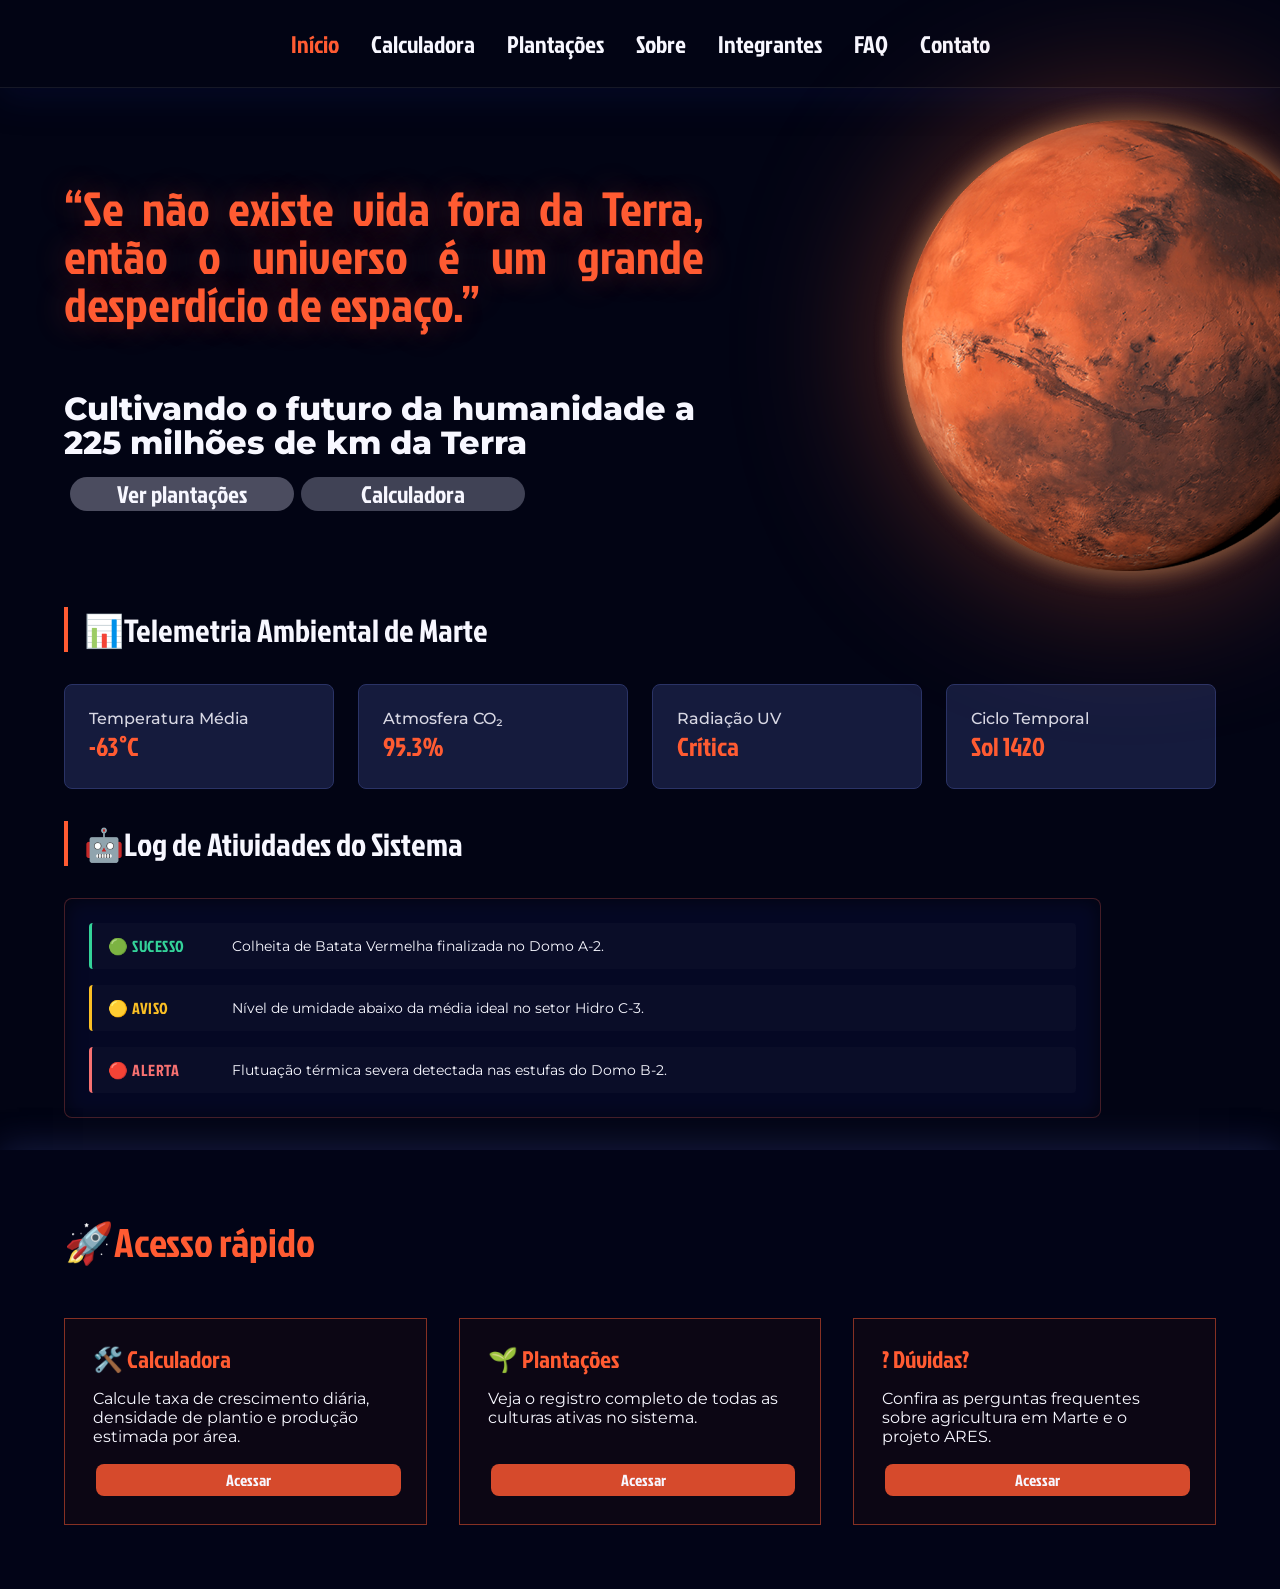
<file: index.html>
<!DOCTYPE html>
<html lang="pt-br">
<head>
    <meta charset="UTF-8">
    <meta name="viewport" content="width=device-width, initial-scale=1.0">
    <title>Global Solution</title>
    <link rel="stylesheet" href="css/style.css">
</head>
<body>
    <nav class="navbar" aria-label="Navegação principal">
        <input class="nav-toggle" type="checkbox" id="nav-toggle" aria-label="Abrir menu">
        <label class="menu-button" for="nav-toggle" aria-label="Abrir menu">
            <span class="menu-icon"></span>
        </label>

        <div class="nav-links">
            <a class="nav-link active" href="index.html">Início</a>
            <a class="nav-link" href="calculadora.html">Calculadora</a>
            <a class="nav-link" href="plantacoes.html">Plantações</a>
            <a class="nav-link" href="sobre.html">Sobre</a>
            <a class="nav-link" href="integrantes.html">Integrantes</a>
            <a class="nav-link" href="faq.html">FAQ</a>
            <a class="nav-link" href="contato.html">Contato</a>
        </div>
    </nav>

    <main>
        <section id="hero" aria-labelledby="hero-title">
            <div class="hero-content">
                <h1 id="hero-title">“Se não existe vida fora da Terra, então o universo é um grande desperdício de espaço.”</h1>
                <h2>Cultivando o futuro da humanidade a 225 milhões de km da Terra</h2>
                <div class="hero-actions" aria-label="Ações principais">
                    <a class="button" href="plantacoes.html">Ver plantações</a>
                    <a class="button button-secondary" href="calculadora.html">Calculadora</a>
                </div>
            </div>

            <div class="hero-image" aria-hidden="true">
                <img src="assets/MARS.png" alt="">
            </div>
        </section>

        <section class="mars-environment" aria-labelledby="env-title">
            <div class="env-container">
                <h2 id="env-title"><span>📊</span> Telemetria Ambiental de Marte</h2>
                <div class="env-grid">
                    <div class="env-card">
                        <span class="env-label">Temperatura Média</span>
                        <p class="env-value">-63°C</p>
                    </div>
                    <div class="env-card">
                        <span class="env-label">Atmosfera CO₂</span>
                        <p class="env-value">95.3%</p>
                    </div>
                    <div class="env-card">
                        <span class="env-label">Radiação UV</span>
                        <p class="env-value">Crítica</p>
                    </div>
                    <div class="env-card">
                        <span class="env-label">Ciclo Temporal</span>
                        <p class="env-value">Sol 1420</p>
                    </div>
                </div>
            </div>
        </section>

        <section class="system-logs" aria-labelledby="logs-title">
            <div class="logs-container">
                <h2 id="logs-title"><span>🤖</span> Log de Atividades do Sistema</h2>
                <div class="logs-box">
                    <div class="log-item success">
                        <span class="log-status">🟢 SUCESSO</span>
                        <span class="log-text">Colheita de Batata Vermelha finalizada no Domo A-2.</span>
                    </div>
                    <div class="log-item warning">
                        <span class="log-status">🟡 AVISO</span>
                        <span class="log-text">Nível de umidade abaixo da média ideal no setor Hidro C-3.</span>
                    </div>
                    <div class="log-item danger">
                        <span class="log-status">🔴 ALERTA</span>
                        <span class="log-text">Flutuação térmica severa detectada nas estufas do Domo B-2.</span>
                    </div>
                </div>
            </div>
        </section>

        <section class="quick-access" aria-labelledby="quick-title">
            <h2 id="quick-title"><span aria-hidden="true">🚀</span> Acesso rápido</h2>

            <div class="quick-grid">
                <article class="quick-card">
                    <h3><span aria-hidden="true">🛠️</span> Calculadora</h3>
                    <p>Calcule taxa de crescimento diária, densidade de plantio e produção estimada por área.</p>
                    <a class="card-button" href="calculadora.html">Acessar</a>
                </article>

                <article class="quick-card">
                    <h3><span aria-hidden="true">🌱</span> Plantações</h3>
                    <p>Veja o registro completo de todas as culturas ativas no sistema.</p>
                    <a class="card-button" href="plantacoes.html">Acessar</a>
                </article>

                <article class="quick-card">
                    <h3><span aria-hidden="true">?</span> Dúvidas?</h3>
                    <p>Confira as perguntas frequentes sobre agricultura em Marte e o projeto ARES.</p>
                    <a class="card-button" href="faq.html">Acessar</a>
                </article>
            </div>
        </section>
    </main>
</body>
</html>
</file>
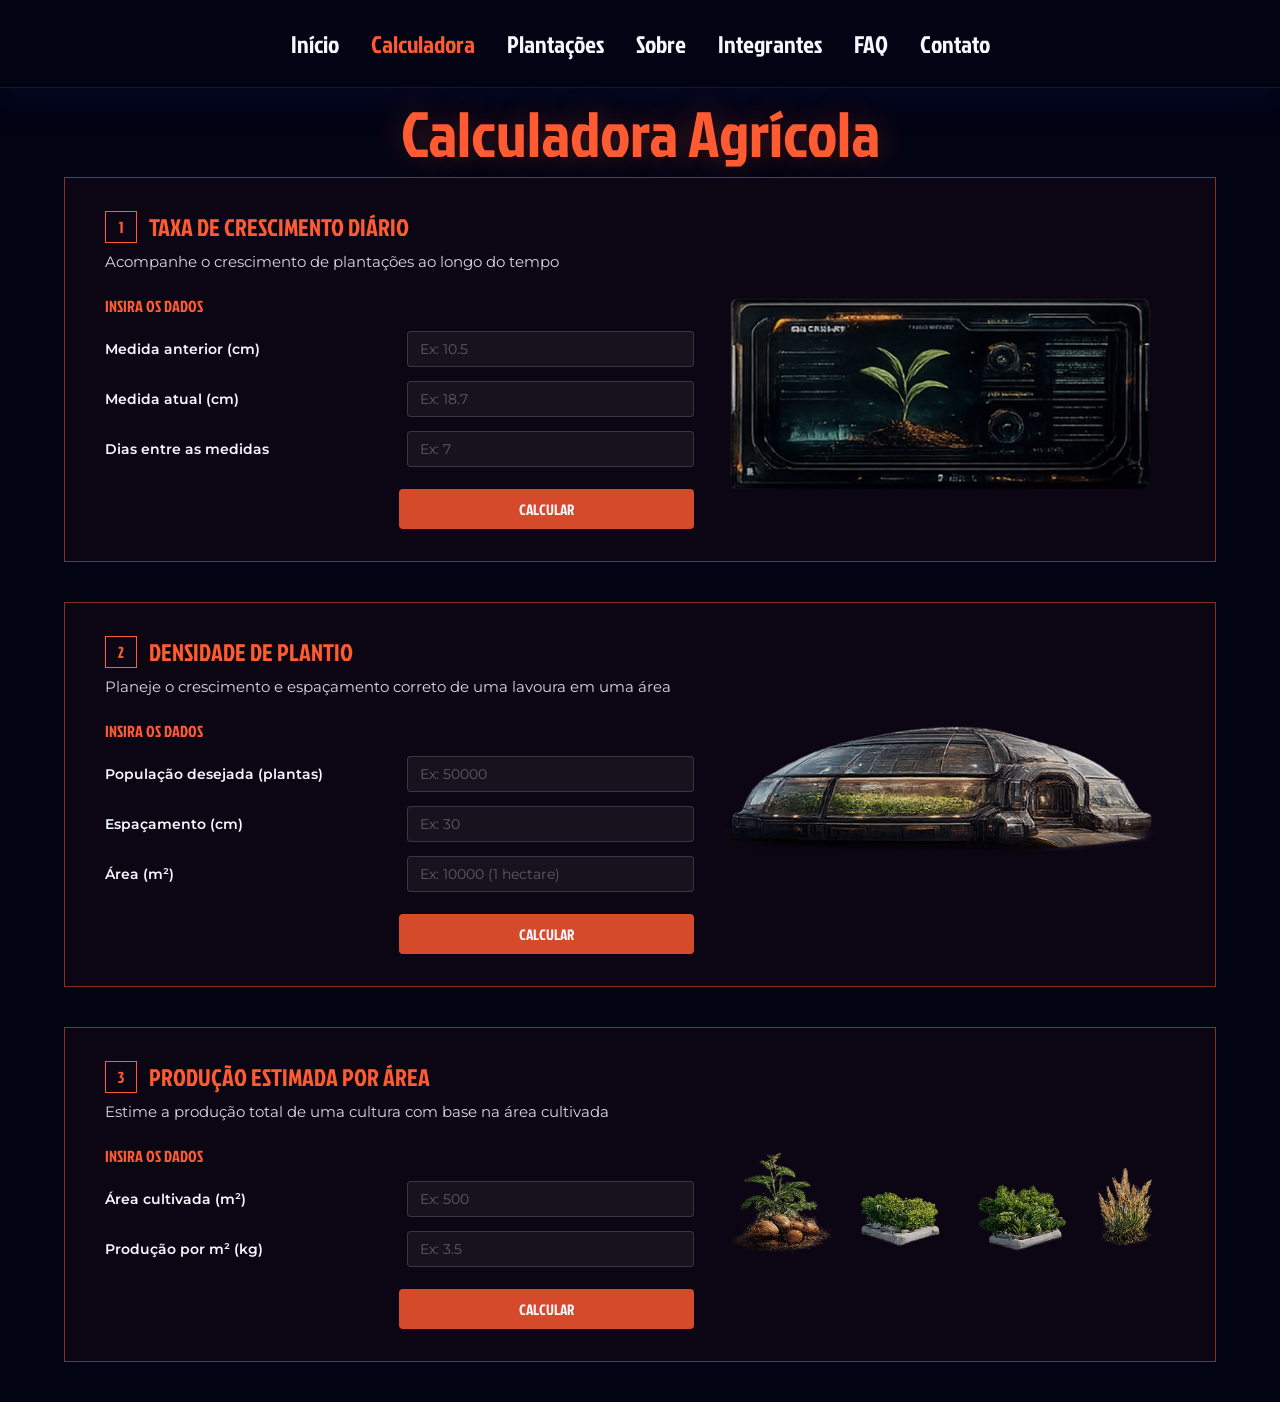
<file: calculadora.html>
<!DOCTYPE html>
<html lang="pt-br">
<head>
    <meta charset="UTF-8">
    <meta name="viewport" content="width=device-width, initial-scale=1.0">
    <title>Global Solution</title>
    <link rel="stylesheet" href="css/style.css">
    <link rel="stylesheet" href="css/calculadora.css">
</head>
<body>
    <nav class="navbar" aria-label="Navega&ccedil;&atilde;o principal">

        <input class="nav-toggle" type="checkbox" id="nav-toggle" aria-label="Abrir menu">
        <label class="menu-button" for="nav-toggle" aria-label="Abrir menu">
            <span class="menu-icon"></span>
        </label>

        <div class="nav-links">
            <a class="nav-link" href="index.html">In&iacute;cio</a>
            <a class="nav-link active"calculadora.html">Calculadora</a>
            <a class="nav-link" href="plantacoes.html">Planta&ccedil;&otilde;es</a>
            <a class="nav-link" href="sobre.html">Sobre</a>
            <a class="nav-link" href="integrantes.html">Integrantes</a>
            <a class="nav-link" href="faq.html">FAQ</a>
            <a class="nav-link" href="contato.html">Contato</a>
        </div>
    </nav>
     <main>
        <h1 class="page-title">Calculadora Agrícola</h1>
        <section class="calc-section">
            <h2 class="section-title">
                <span class="section-number">1</span> Taxa de Crescimento Diário
            </h2>
            <p class="section-desc">Acompanhe o crescimento de plantações ao longo do tempo</p>
            <div class="calc-body">
                <div class="calc-fields">
                    <p class="fields-label">Insira os dados</p>
                    <div class="field-group">
                        <label for="medida-anterior">Medida anterior (cm)</label>
                        <input type="number" id="medida-anterior" placeholder="Ex: 10.5">
                    </div>
                    <div class="field-group">
                        <label for="medida-atual">Medida atual (cm)</label>
                        <input type="number" id="medida-atual" placeholder="Ex: 18.7">
                    </div>
                    <div class="field-group">
                        <label for="dias">Dias entre as medidas</label>
                        <input type="number" id="dias" placeholder="Ex: 7">
                    </div>
                    <button class="calc-btn" id="btn-crescimento">Calcular</button>
                </div>
                <div class="calc-image" aria-hidden="true">
                    <img src="assets/calculadora.png" alt="Imagem de uma calculadora de plantação">
                </div>
            </div>
            <div class="resultado" id="resultado-crescimento"></div>
        </section>
        <section class="calc-section">
            <h2 class="section-title">
                <span class="section-number">2</span> Densidade de Plantio
            </h2>
            <p class="section-desc">Planeje o crescimento e espaçamento correto de uma lavoura em uma área</p>
            <div class="calc-body">
                <div class="calc-fields">
                    <p class="fields-label">Insira os dados</p>
                    <div class="field-group">
                        <label for="populacao">População desejada (plantas)</label>
                        <input type="number" id="populacao" placeholder="Ex: 50000">
                    </div>
                    <div class="field-group">
                        <label for="espacamento">Espaçamento (cm)</label>
                        <input type="number" id="espacamento" placeholder="Ex: 30">
                    </div>
                    <div class="field-group">
                        <label for="area">Área (m²)</label>
                        <input type="number" id="area" placeholder="Ex: 10000 (1 hectare)">
                    </div>
                    <button class="calc-btn" id="btn-densidade">Calcular</button>
                </div>
                <div class="calc-image" aria-hidden="true">
                    <img src="assets/estufa.png" alt="Imagem de uma estufa de plantação">
                </div>
            </div>
            <div class="resultado" id="resultado-densidade"></div>
        </section>
        <section class="calc-section">
            <h2 class="section-title">
                <span class="section-number">3</span> Produção Estimada por Área
            </h2>
            <p class="section-desc">Estime a produção total de uma cultura com base na área cultivada</p>
            <div class="calc-body">
                <div class="calc-fields">
                    <p class="fields-label">Insira os dados</p>
                    <div class="field-group">
                        <label for="area-producao">Área cultivada (m²)</label>
                        <input type="number" id="area-producao" placeholder="Ex: 500">
                    </div> 
                    <div class="field-group">
                        <label for="producao-m2">Produção por m² (kg)</label>
                        <input type="number" id="producao-m2" placeholder="Ex: 3.5">
                    </div>
                    <button class="calc-btn" id="btn-producao">Calcular</button>
                </div>
                <div class="calc-image" aria-hidden="true">
                    <img src="assets/colheita.png" alt="">
                </div>
            </div>
            <div class="resultado" id="resultado-producao"></div>
        </section>
    </main>
    <script src="js/calculadora.js"></script>
</body>
</html>
</file>
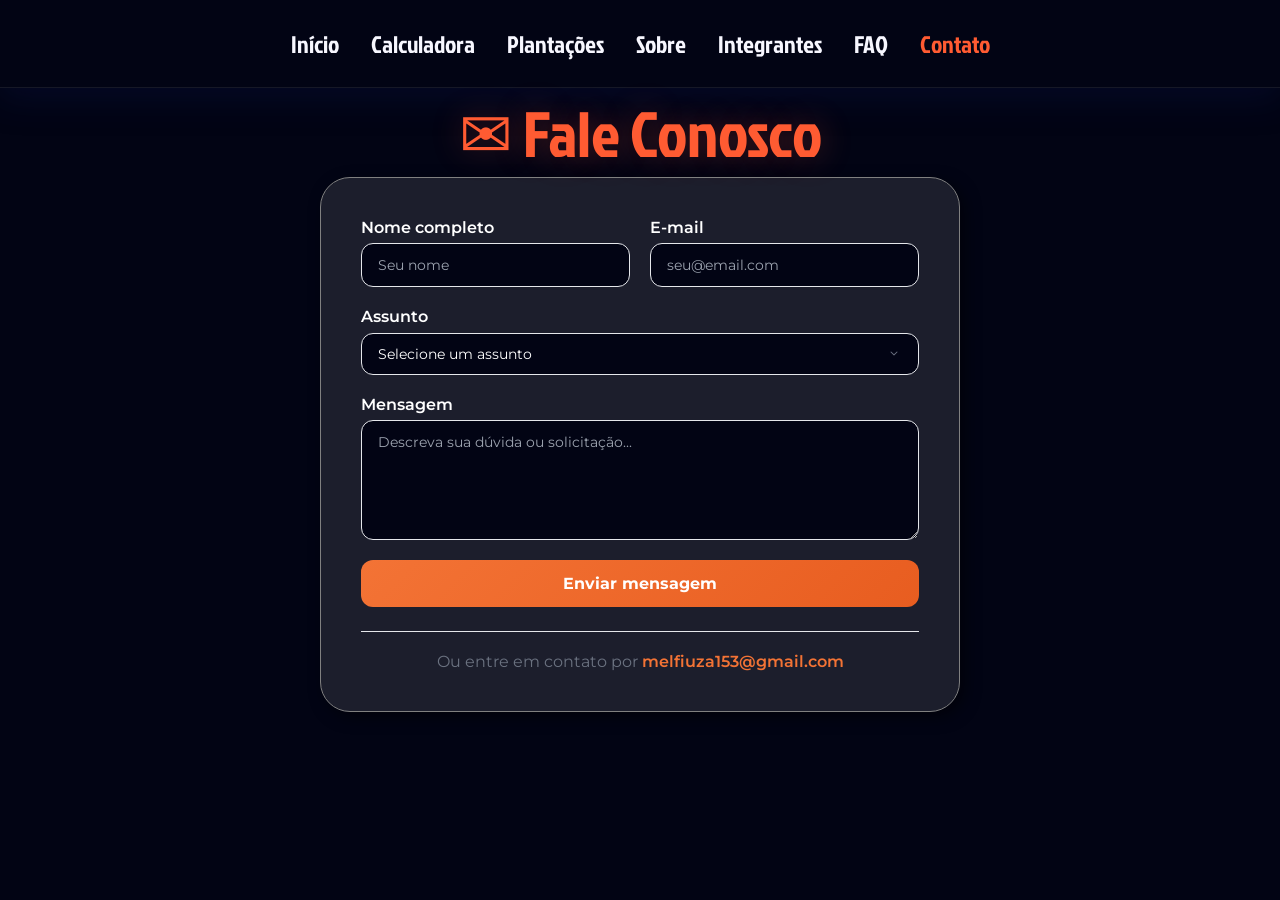
<file: contato.html>
<!DOCTYPE html>
<html lang="pt-br">
<head>
    <meta charset="UTF-8">
    <meta name="viewport" content="width=device-width, initial-scale=1.0">
    <title>Global Solution</title>
    <link rel="stylesheet" href="./css/style.css">
    <link rel="stylesheet" href="./css/contato.css">
</head>
<body>
    <nav class="navbar" aria-label="Navega&ccedil;&atilde;o principal">

        <input class="nav-toggle" type="checkbox" id="nav-toggle" aria-label="Abrir menu">
        <label class="menu-button" for="nav-toggle" aria-label="Abrir menu">
            <span class="menu-icon"></span>
        </label>

        <div class="nav-links">
            <a class="nav-link" href="index.html">In&iacute;cio</a>
            <a class="nav-link" href="calculadora.html">Calculadora</a>
            <a class="nav-link" href="plantacoes.html">Planta&ccedil;&otilde;es</a>
            <a class="nav-link" href="sobre.html">Sobre</a>
            <a class="nav-link" href="integrantes.html">Integrantes</a>
            <a class="nav-link" href="faq.html">FAQ</a>
            <a class="nav-link active" href="contato.html">Contato</a>
        </div>
    </nav>
    <section id="form">
        <h1>✉ Fale Conosco</h1>    
<div class="container">
    <div class="form-card">
      <form class="form">
        <div class="form-row">
          <div class="form-group">
            <label for="name">Nome completo</label>
            <input type="text" id="name" placeholder="Seu nome" required>
          </div>
          <div class="form-group">
            <label for="email">E-mail</label>
            <input type="email" id="email" placeholder="seu@email.com" required>
          </div>
        </div>

        <div class="form-group">
          <label for="subject">Assunto</label>
          <select id="subject" required>
            <option value="" disabled selected>Selecione um assunto</option>
            <option value="duvida">Dúvida geral</option>
            <option value="tecnico">Como funciona</option>
            <option value="planos">Agricultura em marte</option>
            <option value="outro">Outro</option>
          </select>
        </div>

        <div class="form-group">
          <label for="message">Mensagem</label>
          <textarea id="message" rows="5" placeholder="Descreva sua dúvida ou solicitação..." required></textarea>
        </div>

        <button type="submit" class="btn-submit">Enviar mensagem</button>
      </form>

      <div class="form-footer">
        <p>Ou entre em contato por <a href="mailto:melfiuza153@gmail.com">melfiuza153@gmail.com</a></p>
      </div>
    </div>
  </div>
  </section>
</body>
</html>
</file>
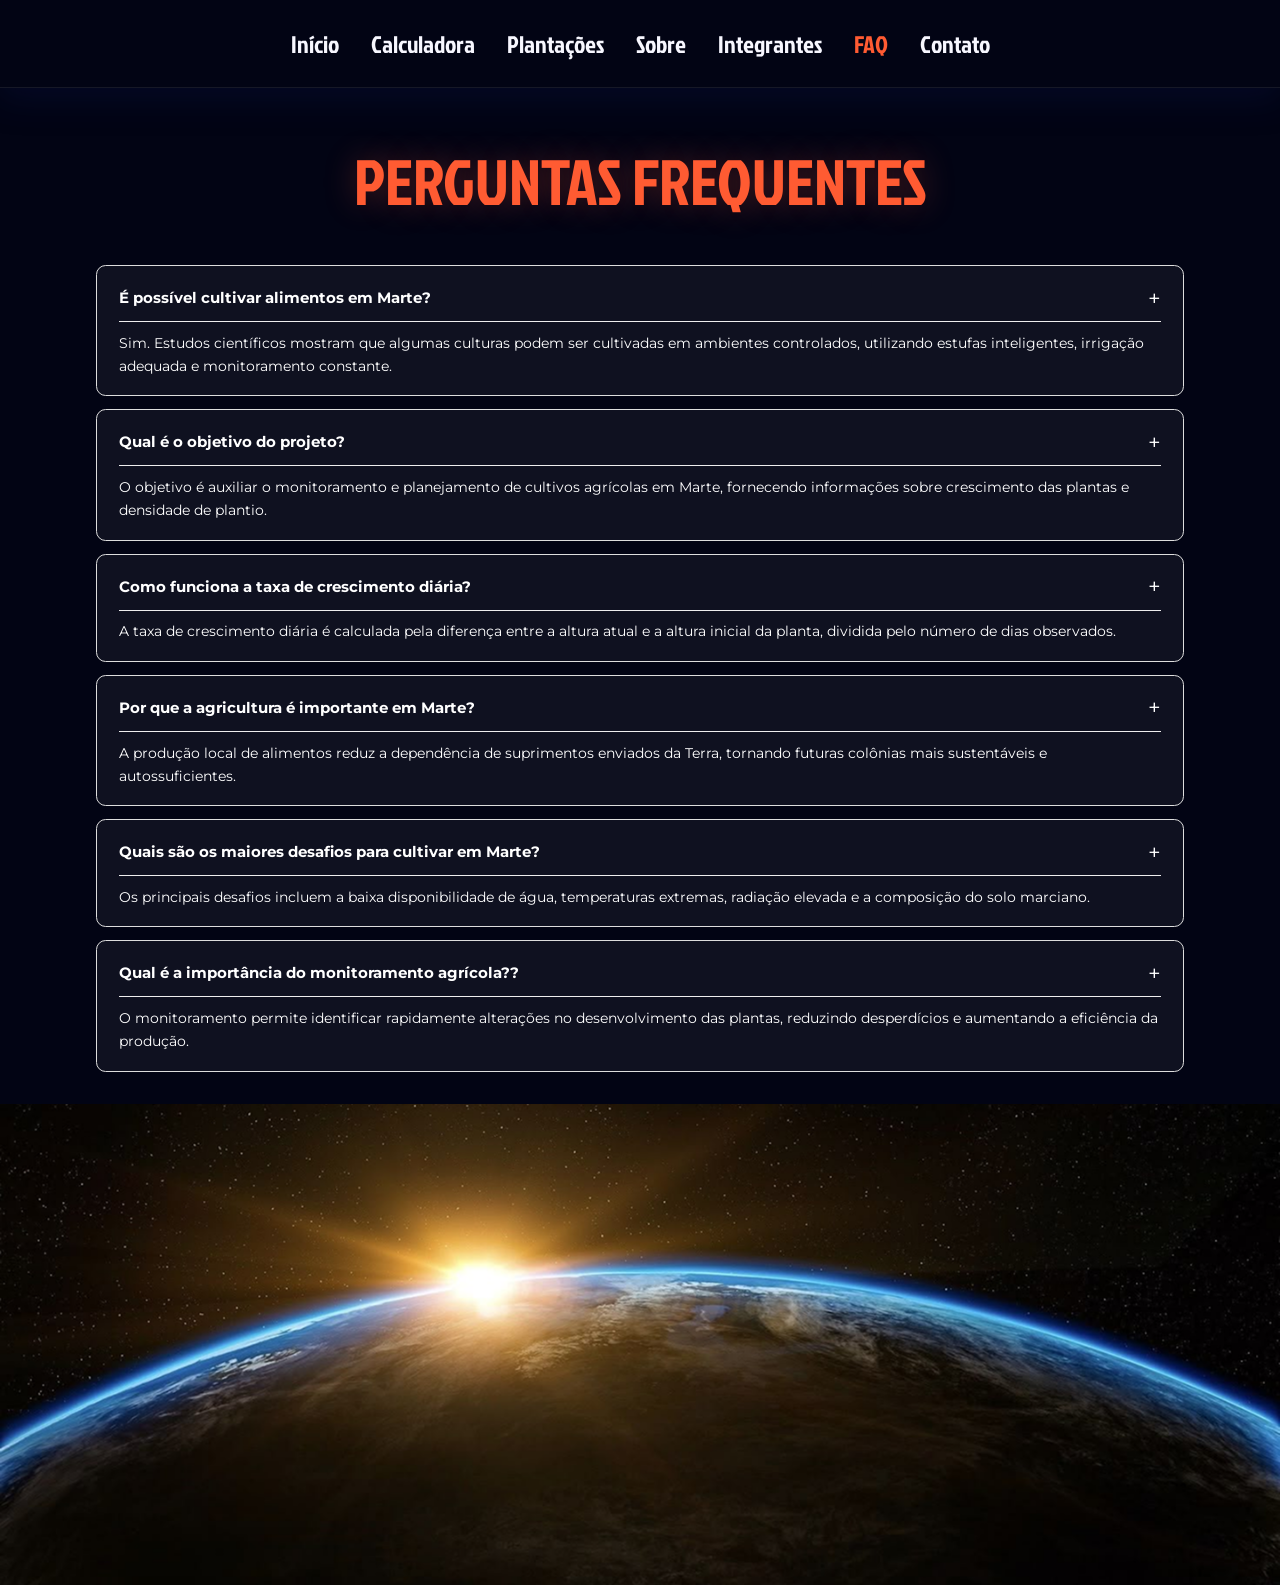
<file: faq.html>
<!DOCTYPE html>
<html lang="pt-br">
<head>
    <meta charset="UTF-8">
    <meta name="viewport" content="width=device-width, initial-scale=1.0">
    <title>Global Solution</title>
    <link rel="stylesheet" href="./css/style.css">
    <link rel="stylesheet" href="./css/faq.css">
</head>
<body>
    <nav class="navbar" aria-label="Navega&ccedil;&atilde;o principal">

        <input class="nav-toggle" type="checkbox" id="nav-toggle" aria-label="Abrir menu">
        <label class="menu-button" for="nav-toggle" aria-label="Abrir menu">
            <span class="menu-icon"></span>
        </label>

        <div class="nav-links">
            <a class="nav-link" href="index.html">In&iacute;cio</a>
            <a class="nav-link" href="calculadora.html">Calculadora</a>
            <a class="nav-link" href="plantacoes.html">Planta&ccedil;&otilde;es</a>
            <a class="nav-link" href="sobre.html">Sobre</a>
            <a class="nav-link" href="integrantes.html">Integrantes</a>
            <a class="nav-link active" href="faq.html">FAQ</a>
            <a class="nav-link" href="contato.html">Contato</a>
        </div>
    </nav>
    <main>
        <h1 class="faq-titulo"> Perguntas frequentes</h1>
         <section class="faq-container">
            <div class="faq-item">
                <h3 class="faq-pergunta">É possível cultivar alimentos em Marte? <span>+</span></h3>
                <p class="faq-resposta">Sim. Estudos científicos mostram que algumas culturas podem ser cultivadas em ambientes controlados, utilizando estufas inteligentes, irrigação adequada e monitoramento constante.</p>
            </div>
            <div class="faq-item">
                <h3 class="faq-pergunta">Qual é o objetivo do projeto? <span>+</span></h3>
                <p class="faq-resposta">O objetivo é auxiliar o monitoramento e planejamento de cultivos agrícolas em Marte, fornecendo informações sobre crescimento das plantas e densidade de plantio.</p>
            </div>
            <div class="faq-item">
                <h3 class="faq-pergunta">Como funciona a taxa de crescimento diária? <span>+</span></h3>
                <p class="faq-resposta">A taxa de crescimento diária é calculada pela diferença entre a altura atual e a altura inicial da planta, dividida pelo número de dias observados.</p>
            </div>
            <div class="faq-item">
                <h3 class="faq-pergunta">Por que a agricultura é importante em Marte? <span>+</span></h3>
                <p class="faq-resposta">A produção local de alimentos reduz a dependência de suprimentos enviados da Terra, tornando futuras colônias mais sustentáveis e autossuficientes.</p>
            </div>
            <div class="faq-item">
                <h3 class="faq-pergunta">Quais são os maiores desafios para cultivar em Marte? <span>+</span></h3>
                <p class="faq-resposta">Os principais desafios incluem a baixa disponibilidade de água, temperaturas extremas, radiação elevada e a composição do solo marciano.</p>
            </div> <div class="faq-item">
                <h3 class="faq-pergunta">Qual é a importância do monitoramento agrícola?? <span>+</span></h3>
                <p class="faq-resposta">O monitoramento permite identificar rapidamente alterações no desenvolvimento das plantas, reduzindo desperdícios e aumentando a eficiência da produção.</p>
                </div>
        </section>
        <img src="./assets/imagem_faq.png" alt="">
    </main>
</body>
</html>
</file>
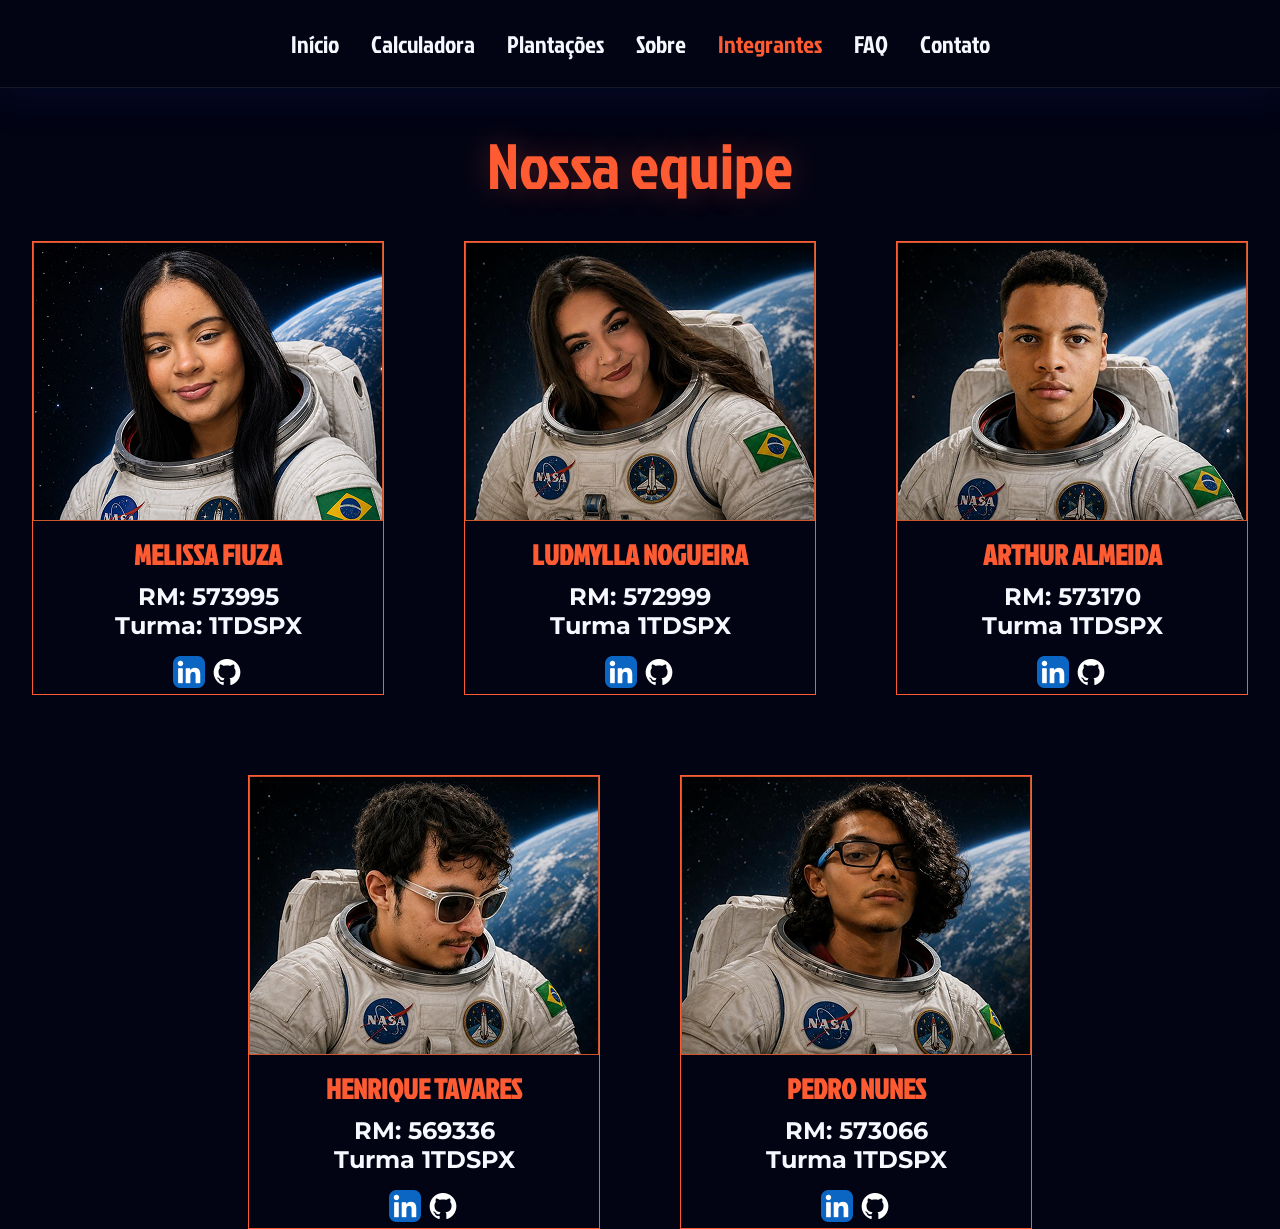
<file: integrantes.html>
<!DOCTYPE html>
<html lang="pt-br">
<head>
    <meta charset="UTF-8">
    <meta name="viewport" content="width=device-width, initial-scale=1.0">
    <title>Global Solution</title>
    <link rel="stylesheet" href="./css/style.css">
    <link rel="stylesheet" href="./css/integrantes.css">
</head>
<body>
    <nav class="navbar" aria-label="Navega&ccedil;&atilde;o principal">

        <input class="nav-toggle" type="checkbox" id="nav-toggle" aria-label="Abrir menu">
        <label class="menu-button" for="nav-toggle" aria-label="Abrir menu">
            <span class="menu-icon"></span>
        </label>

        <div class="nav-links">
            <a class="nav-link" href="index.html">In&iacute;cio</a>
            <a class="nav-link" href="calculadora.html">Calculadora</a>
            <a class="nav-link" href="plantacoes.html">Planta&ccedil;&otilde;es</a>
            <a class="nav-link" href="sobre.html">Sobre</a>
            <a class="nav-link active" href="integrantes.html">Integrantes</a>
            <a class="nav-link" href="faq.html">FAQ</a>
            <a class="nav-link" href="contato.html">Contato</a>
        </div>
    </nav>

    <main>
        <header>
            <h1>Nossa equipe</h1>
        </header>
        <section id="integrants">
            <div class="integrants-content">
                <img class="integrants-image" src="./assets/melissa.png"></i>
                <h3>MELISSA FIUZA</h3>
                <h4>RM: 573995</h4>
                <h4>Turma: 1TDSPX</h4>
                <a href="https://www.linkedin.com/in/melissa-fiuza/"><img class="integrants-images" src="./assets/skill-icons--linkedin.png"></img></a>
                <a href="https://github.com/melissafiuza"><img class="integrants-images" src="./assets/uil--github.png"></a></a>
            </div>
            <div class="integrants-content">
                <img src="./assets/ludmylla.png"></i>
                <h3>LUDMYLLA NOGUEIRA</h3>
                <h4>RM: 572999</h4>
                <h4>Turma 1TDSPX</h4>
                <a href="https://www.linkedin.com/in/ludmylla-nogueira-11991927a/"><img class="integrants-images" src="./assets/skill-icons--linkedin.png"></img></a>
                <a href="https://github.com/Ludmylla1905"><img class="integrants-images" src="./assets/uil--github.png"></img></a>
            </div>
            <div class="integrants-content">
                <img src="./assets/arthur.png"></img>
                <h3>ARTHUR ALMEIDA</h3>
                <h4>RM: 573170</h4>
                <h4>Turma 1TDSPX</h4>
                <a href="https://www.linkedin.com/in/arthur-almeida-864a31315/"><img class="integrants-images" src="./assets/skill-icons--linkedin.png"></img></a>
                <a href="https://github.com/arthur04072007"><img class="integrants-images" src="./assets/uil--github.png"></a></a>
            </div>
            <div class="integrants-content">
                <img src="./assets/henrique.png"></img>
                <h3>HENRIQUE TAVARES</h3>
                <h4>RM: 569336</h4>
                <h4>Turma 1TDSPX</h4>
                <a href="https://www.linkedin.com/in/henrique-tavares-coutinho-81a512356/"><img class="integrants-images" src="./assets/skill-icons--linkedin.png"></img></a>
                <a href="https://github.com/eneiqmaneiro"><img class="integrants-images" src="./assets/uil--github.png"></img></a>
            </div>
            <div class="integrants-content">
                <img src="./assets/pedro.png"></img>
                <h3>PEDRO NUNES</h3>
                <h4>RM: 573066</h4>
                <h4>Turma 1TDSPX</h4>
                <a href="https://www.linkedin.com/in/pedro-nunes-1089133b4/"><img class="integrants-images" src="./assets/skill-icons--linkedin.png"></img></a>
                <a href="https://github.com/Pedronuf"><img class="integrants-images" src="./assets/uil--github.png"></a></a>
            </div>
        </section>
    </main>
</file>
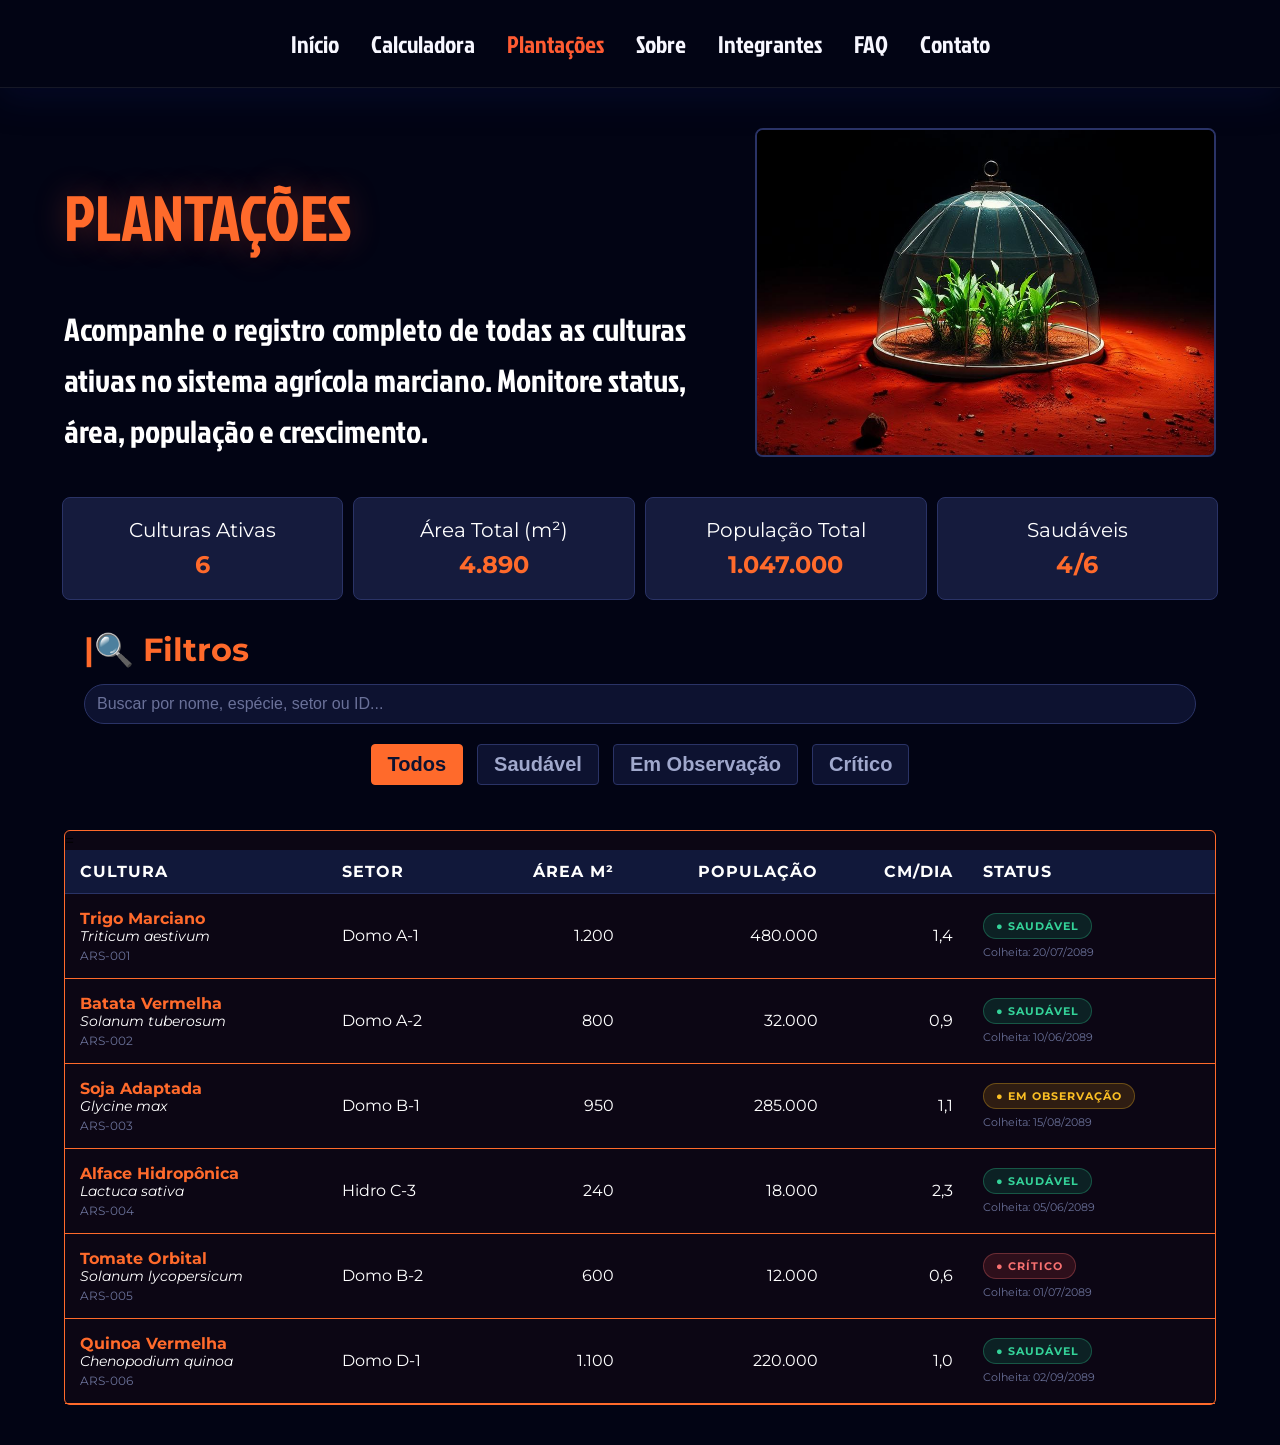
<file: plantacoes.html>
<!DOCTYPE html>
<html lang="pt-br">
<head>
    <meta charset="UTF-8">
    <meta name="viewport" content="width=device-width, initial-scale=1.0">
    <title>Global Solution</title>
    <link rel="stylesheet" href="./css/style.css">
    <link rel="stylesheet" href="./css/plantacoes.css">
</head>
<body>
    <nav class="navbar" aria-label="Navega&ccedil;&atilde;o principal">

        <input class="nav-toggle" type="checkbox" id="nav-toggle" aria-label="Abrir menu">
        <label class="menu-button" for="nav-toggle" aria-label="Abrir menu">
            <span class="menu-icon"></span>
        </label>

        <div class="nav-links">
            <a class="nav-link" href="./index.html">In&iacute;cio</a>
            <a class="nav-link" href="./calculadora.html">Calculadora</a>
            <a class="nav-link  active" href="./plantacoes.html">Planta&ccedil;&otilde;es</a>
            <a class="nav-link" href="./sobre.html">Sobre</a>
            <a class="nav-link" href="./integrantes.html">Integrantes</a>
            <a class="nav-link" href="./faq.html">FAQ</a>
            <a class="nav-link" href="./contato.html">Contato</a>
        </div>
    </nav>
    <main>
          <header class="hero">
    <div class="title">
    <h1>Plantações</h1>
    <h2>Acompanhe o registro completo de todas as culturas ativas no sistema agrícola marciano. Monitore status, área, população e crescimento.</h2>
    </div>
    <img src="./assets/estufa.jpg" alt="Domo agrícola em Marte">
  </header>
  <section class="estatisticas">
    <div class="quadro">
      <p class="titulo">Culturas Ativas</p>
      <p class="valor">6</p>
    </div>
    <div class="quadro">
      <p class="titulo">Área Total (m²)</p>
      <p class="valor">4.890</p>
    </div>
    <div class="quadro">
      <p class="titulo">População Total</p>
      <p class="valor">1.047.000</p>
    </div>
    <div class="quadro">
      <p class="titulo">Saudáveis</p>
      <p class="valor">4/6</p>
    </div>
  </section>
  <section class="filtros">
    <h3>|🔍 Filtros</h3>
    <input
      type="text"
      id="campoBusca"
      class="campo-busca"
      placeholder="Buscar por nome, espécie, setor ou ID..."
    >
    <div class="botoes-status">
      <button class="botao-filtro ativo" data-status="Todos" onclick="filtrarStatus(this)">Todos</button>
      <button class="botao-filtro" data-status="Saudável" onclick="filtrarStatus(this)">Saudável</button>
      <button class="botao-filtro" data-status="Em observação" onclick="filtrarStatus(this)">Em Observação</button>
      <button class="botao-filtro" data-status="Crítico" onclick="filtrarStatus(this)">Crítico</button>
    </div>
  </section>
  <section class="tabela-area">
    <table class="tabela" id="tabelaPlantacoes">
      <thead>
        <tr>
          <th>Cultura</th>
          <th>Setor</th>
          <th class="direita">Área m²</th>
          <th class="direita">População</th>
          <th class="direita">cm/dia</th>
          <th>Status</th>
        </tr>
      </thead>
      <tbody>
        <tr
          data-nome="Trigo Marciano"
          data-especie="Triticum aestivum"
          data-setor="Domo A-1"
          data-id="ARS-001"
          data-status="Saudável"
        >
          <td>
            <div class="nome">Trigo Marciano</div>
            <div class="especie">Triticum aestivum</div>
            <div class="id-codigo">ARS-001</div>
          </td>
          <td>Domo A-1</td>
          <td class="direita">1.200</td>
          <td class="direita">480.000</td>
          <td class="direita">1,4</td>
          <td>
            <span class="badge saudavel">● Saudável</span>
            <div class="data-colheita">Colheita: 20/07/2089</div>
          </td>
        </tr>
        <tr
          data-nome="Batata Vermelha"
          data-especie="Solanum tuberosum"
          data-setor="Domo A-2"
          data-id="ARS-002"
          data-status="Saudável"
        >
          <td>
            <div class="nome">Batata Vermelha</div>
            <div class="especie">Solanum tuberosum</div>
            <div class="id-codigo">ARS-002</div>
          </td>
          <td>Domo A-2</td>
          <td class="direita">800</td>
          <td class="direita">32.000</td>
          <td class="direita">0,9</td>
          <td>
            <span class="badge saudavel">● Saudável</span>
            <div class="data-colheita">Colheita: 10/06/2089</div>
          </td>
        </tr>
=        <tr
          data-nome="Soja Adaptada"
          data-especie="Glycine max"
          data-setor="Domo B-1"
          data-id="ARS-003"
          data-status="Em observação"
        >
          <td>
            <div class="nome">Soja Adaptada</div>
            <div class="especie">Glycine max</div>
            <div class="id-codigo">ARS-003</div>
          </td>
          <td>Domo B-1</td>
          <td class="direita">950</td>
          <td class="direita">285.000</td>
          <td class="direita">1,1</td>
          <td>
            <span class="badge observacao">● Em observação</span>
            <div class="data-colheita">Colheita: 15/08/2089</div>
          </td>
        </tr>
        <tr
          data-nome="Alface Hidropônica"
          data-especie="Lactuca sativa"
          data-setor="Hidro C-3"
          data-id="ARS-004"
          data-status="Saudável"
        >
          <td>
            <div class="nome">Alface Hidropônica</div>
            <div class="especie">Lactuca sativa</div>
            <div class="id-codigo">ARS-004</div>
          </td>
          <td>Hidro C-3</td>
          <td class="direita">240</td>
          <td class="direita">18.000</td>
          <td class="direita">2,3</td>
          <td>
            <span class="badge saudavel">● Saudável</span>
            <div class="data-colheita">Colheita: 05/06/2089</div>
          </td>
        </tr>
        <tr
          data-nome="Tomate Orbital"
          data-especie="Solanum lycopersicum"
          data-setor="Domo B-2"
          data-id="ARS-005"
          data-status="Crítico"
        >
          <td>
            <div class="nome">Tomate Orbital</div>
            <div class="especie">Solanum lycopersicum</div>
            <div class="id-codigo">ARS-005</div>
          </td>
          <td>Domo B-2</td>
          <td class="direita">600</td>
          <td class="direita">12.000</td>
          <td class="direita">0,6</td>
          <td>
            <span class="badge critico">● Crítico</span>
            <div class="data-colheita">Colheita: 01/07/2089</div>
          </td>
        </tr>
        <tr
          data-nome="Quinoa Vermelha"
          data-especie="Chenopodium quinoa"
          data-setor="Domo D-1"
          data-id="ARS-006"
          data-status="Saudável"
        >
          <td>
            <div class="nome">Quinoa Vermelha</div>
            <div class="especie">Chenopodium quinoa</div>
            <div class="id-codigo">ARS-006</div>
          </td>
          <td>Domo D-1</td>
          <td class="direita">1.100</td>
          <td class="direita">220.000</td>
          <td class="direita">1,0</td>
          <td>
            <span class="badge saudavel">● Saudável</span>
            <div class="data-colheita">Colheita: 02/09/2089</div>
          </td>
        </tr>
      </tbody>
    </table>
    <div id="mensagemVazia" class="nenhum-resultado" style="display: none;">
      Nenhuma plantação encontrada com esses filtros.
    </div>
  </section>
</main>
<script src="./js/plantacoes.js"></script>
</body>
</html>
</file>
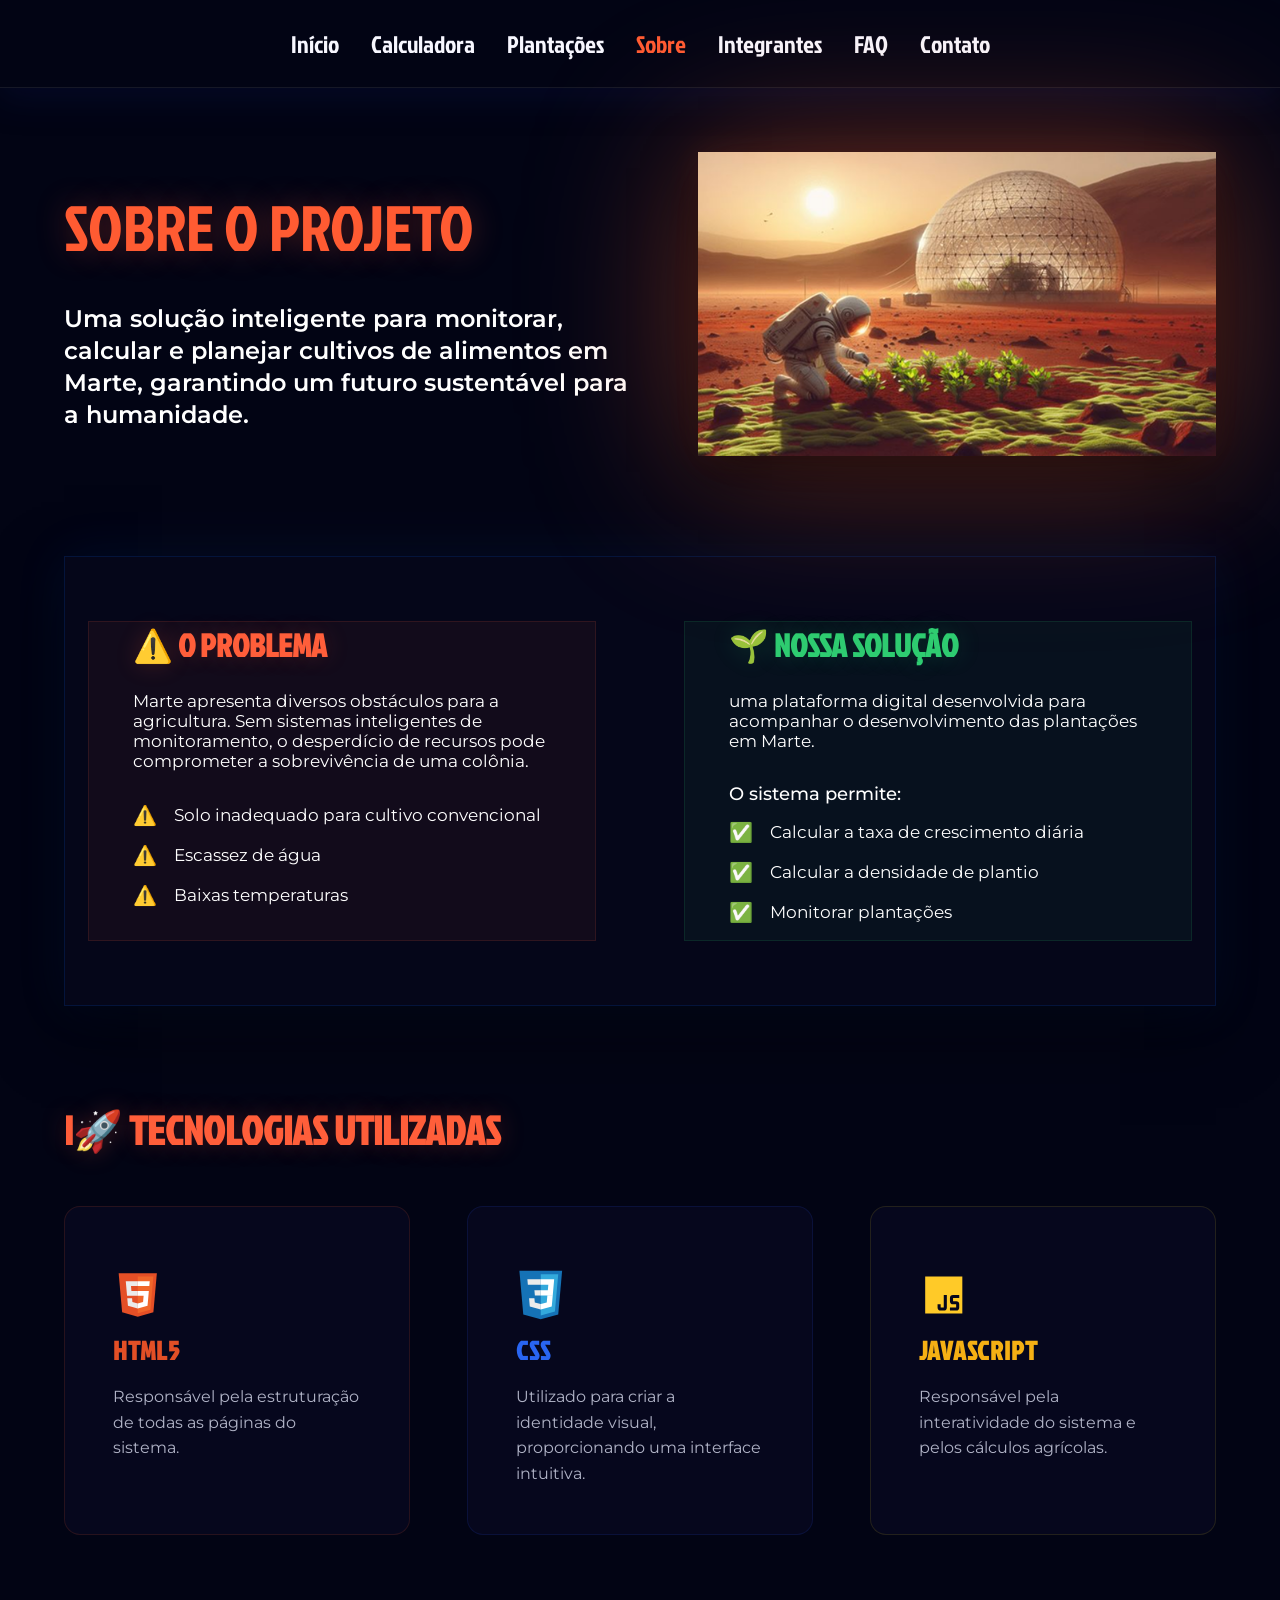
<file: sobre.html>
<!DOCTYPE html>
<html lang="pt-br">
<head>
    <meta charset="UTF-8">
    <meta name="viewport" content="width=device-width, initial-scale=1.0">
    <title>Global Solution</title>
    <link rel="stylesheet" href="./css/style.css">
    <link rel="stylesheet" href="./css/sobre.css">
</head>
<body>
    <nav class="navbar" aria-label="Navega&ccedil;&atilde;o principal">

        <input class="nav-toggle" type="checkbox" id="nav-toggle" aria-label="Abrir menu">
        <label class="menu-button" for="nav-toggle" aria-label="Abrir menu">
            <span class="menu-icon"></span>
        </label>

        <div class="nav-links">
            <a class="nav-link" href="index.html">In&iacute;cio</a>
            <a class="nav-link" href="calculadora.html">Calculadora</a>
            <a class="nav-link" href="plantacoes.html">Planta&ccedil;&otilde;es</a>
            <a class="nav-link  active" href="sobre.html">Sobre</a>
            <a class="nav-link" href="integrantes.html">Integrantes</a>
            <a class="nav-link" href="faq.html">FAQ</a>
            <a class="nav-link" href="contato.html">Contato</a>
        </div>
    </nav>
    <main class="main-content">
        <section class="about-hero-section">
            <div class="about-text-col">
                <h1 class="about-main-title">SOBRE O PROJETO</h1>
                <p class="about-para">
                    Uma solução inteligente para monitorar, calcular e planejar cultivos de alimentos em Marte, garantindo um futuro sustentável para a humanidade.
                </p>
            </div>
            <div class="about-image-col">
                <img src="./assets/imagem_sobre.png" alt="Astronauta cultivando plantas em Marte" class="hero-image">
            </div>
        </section>
        <section class="problem-solution-container">
            <div class="problem-column">
                <h2 class="column-title problem-color">⚠️ O PROBLEMA</h2>
                <p class="column-description">
                    Marte apresenta diversos obstáculos para a agricultura. Sem sistemas inteligentes de monitoramento, o desperdício de recursos pode comprometer a sobrevivência de uma colônia.
                </p>
                <ul class="bullet-list">
                    <li><span class="emoji-bullet">⚠️</span> Solo inadequado para cultivo convencional</li>
                    <li><span class="emoji-bullet">⚠️</span> Escassez de água</li>
                    <li><span class="emoji-bullet">⚠️</span> Baixas temperaturas</li>
                </ul>
            </div>
            <div class="solution-column">
                <h2 class="column-title solution-color">🌱 NOSSA SOLUÇÃO</h2>
                <p class="column-description">
                    uma plataforma digital desenvolvida para acompanhar o desenvolvimento das plantações em Marte.
                </p>
                <p class="solution-sub-text">O sistema permite:</p>
                <ul class="bullet-list">
                    <li><span class="emoji-bullet">✅</span> Calcular a taxa de crescimento diária</li>
                    <li><span class="emoji-bullet">✅</span> Calcular a densidade de plantio</li>
                    <li><span class="emoji-bullet">✅</span> Monitorar plantações</li>
                </ul>
            </div>
        </section>
        <section class="tech-section">
            <h2 class="tech-section-title"><span class="title-bar">|</span> 🚀 TECNOLOGIAS UTILIZADAS</h2>
            <div class="tech-cards-grid">
                <div class="tech-card border-html">
                    <div class="tech-logo-wrapper">
                        <svg class="tech-logo-svg" xmlns="http://www.w3.org/2000/svg" width="5em" height="5em" viewBox="0 0 32 32">
	                        <path d="M0 0h32v32H0z" fill="none" />
	                        <path fill="#e44f26" d="M5.902 27.201L3.655 2h24.69l-2.25 25.197L15.985 30z" />
	                        <path fill="#f1662a" d="m16 27.858l8.17-2.265l1.922-21.532H16z" />
	                        <path fill="#ebebeb" d="M16 13.407h-4.09l-.282-3.165H16V7.151H8.25l.074.83l.759 8.517H16zm0 8.027l-.014.004l-3.442-.929l-.22-2.465H9.221l.433 4.852l6.332 1.758l.014-.004z" />
	                        <path fill="#fff" d="M15.989 13.407v3.091h3.806l-.358 4.009l-3.448.93v3.216l6.337-1.757l.046-.522l.726-8.137l.076-.83zm0-6.256v3.091h7.466l.062-.694l.141-1.567l.074-.83z" />
                        </svg>
                    </div>
                    <h3 class="tech-card-title text-html">HTML5</h3>
                    <p class="tech-card-desc">
                        Responsável pela estruturação de todas as páginas do sistema.
                    </p>
                </div>
                <div class="tech-card border-css">
                    <div class="tech-logo-wrapper">
                    <svg class="tech-logo-svg" xmlns="http://www.w3.org/2000/svg" width="5em" height="5em" viewBox="0 0 128 128">
	                    <path d="M0 0h128v128H0z" fill="none" />
	                    <path fill="#1572b6" d="M18.814 114.123L8.76 1.352h110.48l-10.064 112.754l-45.243 12.543z" />
	                    <path fill="#33a9dc" d="m64.001 117.062l36.559-10.136l8.601-96.354h-45.16z" />
	                    <path fill="#fff" d="M64.001 51.429h18.302l1.264-14.163H64.001V23.435h34.682l-.332 3.711l-3.4 38.114h-30.95z" />
	                    <path fill="#ebebeb" d="m64.083 87.349l-.061.018l-15.403-4.159l-.985-11.031H33.752l1.937 21.717l28.331 7.863l.063-.018z" />
	                    <path fill="#fff" d="m81.127 64.675l-1.666 18.522l-15.426 4.164v14.39l28.354-7.858l.208-2.337l2.406-26.881z" />
	                    <path fill="#ebebeb" d="M64.048 23.435v13.831H30.64l-.277-3.108l-.63-7.012l-.331-3.711zm-.047 27.996v13.831H48.792l-.277-3.108l-.631-7.012l-.33-3.711z" />
                    </svg>
                    </div>
                    <h3 class="tech-card-title text-css">CSS</h3>
                    <p class="tech-card-desc">
                        Utilizado para criar a identidade visual, proporcionando uma interface intuitiva.
                    </p>
                </div>
                <div class="tech-card border-js">
                    <div class="tech-logo-wrapper">
                        <svg class="tech-logo-svg"  xmlns="http://www.w3.org/2000/svg" width="5em" height="5em" viewBox="0 0 16 16">
	                        <path d="M0 0h16v16H0z" fill="none" />
	                        <path fill="#ffca28" d="M2 2v12h12V2zm6 6h1v4a1.003 1.003 0 0 1-1 1H7a1.003 1.003 0 0 1-1-1v-1h1v1h1zm3 0h2v1h-2v1h1a1.003 1.003 0 0 1 1 1v1a1.003 1.003 0 0 1-1 1h-2v-1h2v-1h-1a1.003 1.003 0 0 1-1-1V9a1.003 1.003 0 0 1 1-1" />
                        </svg>
                    </div>
                    <h3 class="tech-card-title text-js">JAVASCRIPT</h3>
                    <p class="tech-card-desc">
                        Responsável pela interatividade do sistema e pelos cálculos agrícolas.
                    </p>
                </div>
            </div>
        </section>
    </main>
</body>
</html>
</file>
<file: css/style.css>
@import url('https://fonts.googleapis.com/css2?family=Jockey+One&family=Montserrat:wght@400;500;600;700;800&display=swap');

:root {
    --bg: #020414;
    --panel: #030518;
    --panel-soft: #080a22;
    --text: #f7f7ff;
    --muted: #d8d8e4;
    --accent: #ff5b32;
    --accent-dark: #d64a2c;
    --line: rgba(255, 91, 50, 0.5);
    --glow: rgba(77, 88, 184, 0.28);
}
* {
    box-sizing: border-box;
    margin: 0;
    padding: 0;
}

body {
    background-color: #020414;
    font-family: "Montserrat", sans-serif;
}

.navbar {
    height: 5.5rem;
    display: flex;
    align-items: center;
    justify-content: center;
    border-bottom: 1px solid rgba(255, 255, 255, 0.08);
    box-shadow: 0 10px 34px rgba(9, 15, 59, 0.45);
}

.nav-toggle {
    display: none;
}

.menu-button {
    width: 2.75rem;
    height: 2.75rem;
    display: none;
    align-items: center;
    justify-content: center;
    border: 1px solid rgba(255, 91, 50, 0.55);
    border-radius: 0.5rem;
    background: rgba(8, 10, 34, 0.82);
    cursor: pointer;
    position: absolute;
    margin-left: 80%;
}

.menu-icon,
.menu-icon::before,
.menu-icon::after {
    width: 1.5rem;
    height: 0.125rem;
    display: block;
    background: var(--text);
}

.menu-icon {
    position: relative;
}

.menu-icon::before,
.menu-icon::after {
    content: "";
    position: absolute;
}

.menu-icon::before {
    bottom: 0.4375rem;
}

.menu-icon::after {
    top: 0.4375rem;
}

.nav-links {
    display: flex;
    align-items: center;
    justify-content: center;
    gap: 2rem;
}

.nav-link {
    color: var(--text);
    font-family: "Jockey One", sans-serif;
    font-size: 1.5rem;
    font-weight: 500;
    text-decoration: none;
    transition: color 0.2s ease, transform 0.2s ease;
}

.nav-link:hover,
.nav-link:focus,
.nav-link.active {
    color: var(--accent);
}

main {
    width: 100%;
    display: flex;
    align-items: center;
    justify-content: center;
    flex-direction: column;
}

#hero {
    display: flex;
    align-items: center;
    justify-content: space-between;
}

.hero-content {
    width: 50%;
    display: flex;
    flex-direction: column;
    margin-left: 5%;
}

.hero-content h1,
.quick-access h2,
.quick-card h3,
.mars-environment h2,
.system-logs h2 {
    font-family: "Jockey One", sans-serif;
    font-weight: 500;
}

.hero-content h1 {
    color: var(--accent);
    font-size: 3rem;
    line-height: 1;
    margin-bottom: 4rem;
    text-align: justify;
}

.hero-content h2 {
    color: var(--text);
    font-size: 2rem;
    line-height: 1.08;
    font-family: "Montserrat", sans-serif;
    font-weight: 800;
    margin-bottom: 1rem;
}

.hero-actions {
    display: flex;
    flex-wrap: wrap;
    width: 100%;
}

.button,
.card-button {
    display: flex;
    margin-left: 1%;
    align-items: center;
    justify-content: center;
    border-radius: 2rem;
    background: rgba(116, 118, 138, 0.64);
    color: var(--text);
    font-family: "Jockey One", sans-serif;
    font-size: 1.5rem;
    text-decoration: none;
    transition: transform 0.2s ease, background 0.2s ease;
}

.button {
    width: 35%;
}

.button:hover,
.button:focus,
.card-button:hover,
.card-button:focus {
    background: var(--accent);
    transform: translateY(-2px);
}

.button-secondary {
    background: rgba(116, 118, 138, 0.55);
}

.hero-image {
    width: 32%;
    filter: drop-shadow(0 0 5rem rgba(255, 105, 52, 0.42));
}

.hero-image img {
    width: 100%;
    height: auto;
}

.mars-environment {
    width: 100%;
    background: rgba(2, 4, 20, 0.5);
    display: flex;
    justify-content: center;
    align-items: center;
}

.env-container, .logs-container {
    width: 90%;
    
}
.mars-environment h2, .system-logs h2 {
    display: flex;
    color: var(--text);
    font-size: 2rem;
    margin-bottom: 2rem;
    border-left: 4px solid var(--accent);
    padding-left: 1rem;
}

.env-grid {
    display: grid;
    grid-template-columns: repeat(4, 1fr);
    gap: 1.5rem;
}

.env-card {
    background: #151b3d;
    border: 1px solid #2a3366;
    border-radius: 0.5rem;
    padding: 1.5rem;
    display: flex;
    flex-direction: column;
}

.env-label {
    color: var(--muted);
    font-size: 1rem;
    font-weight: 500;
}

.env-value {
    color: var(--accent);
    font-size: 1.6rem;
    font-family: "Jockey One", sans-serif;
}

.system-logs {
    width: 95%;
    padding: 2rem ;
}

.logs-box {
    background: #050824;
    border: 1px solid rgba(255, 91, 50, 0.25);
    border-radius: 0.5rem;
    padding: 1.5rem;
    display: flex;
    flex-direction: column;
    gap: 1rem;
    box-shadow: inset 0 0 20px rgba(0, 0, 0, 0.6);
}

.log-item {
    display: flex;
    align-items: center;
    gap: 1.5rem;
    padding: 0.75rem 1rem;
    border-radius: 4px;
    background: rgba(255, 255, 255, 0.02);
    font-size: 0.9rem;
}

.log-status {
    font-family: "Jockey One", sans-serif;
    font-size: 1rem;
    letter-spacing: 0.5px;
    min-width: 100px;
}

.log-text {
    color: var(--text);
}

.log-item.success {
    border-left: 3px solid #34d399; 
}
.log-item.success .log-status {
    color: #34d399; 
}
.log-item.warning { 
    border-left: 3px solid #fbbf24; 
}
.log-item.warning .log-status { 
    color: #fbbf24; 
}
.log-item.danger { 
    border-left: 3px solid #f87171; 
}
.log-item.danger .log-status { 
    color: #f87171; 
}

.quick-access {
    width: 100%;
    padding: 4rem ;
    background: rgba(3, 5, 24, 0.94);
    box-shadow: 0 -4px 2.125rem var(--glow), 0 1.5rem 3.375rem rgba(0, 0, 0, 0.38);
}

.quick-access h2 {
    display: flex;
    align-items: center;
    color: var(--accent);
    font-size: 2.5rem;
}

.quick-grid {
    display: grid;
    grid-template-columns: repeat(3, 1fr);
    gap: 2rem;
    margin-top: 3rem;
}

.quick-card {
    display: flex;
    flex-direction: column;
    align-items: flex-start;
    gap: 1.125rem;
    padding: 1.75rem;
    border: 1px solid var(--line);
    background: rgba(16, 7, 20, 0.72);
}

.quick-card h3 {
    color: var(--accent);
    font-size: 1.5rem;
    line-height: 1;
}

.quick-card p {
    color: var(--text);
    font-size: 1rem;
}

.card-button {
    width: 100%;
    height: 2rem;
    margin-top: auto;
    border-radius: 0.5rem;
    background: var(--accent-dark);
    font-size: 1rem;
}

h1 {
    color: var(--accent);
    font-size: 4rem;
    text-shadow: 0 0 2rem rgba(255, 94, 58, 0.3);
    font-family: "Jockey One", sans-serif;
    font-weight: 500;
    text-align: center;
}

@media (max-width: 1024px) {
    
    .navbar {
        gap: 1.25rem;
    }
    .nav-link {
        font-size: 0.95rem;
    }
    .hero-content h1 {
        font-size: 2.2rem;
        width: 90%;
    }
    .hero-content h2 {
        width: 90%;
        font-size: 1.4rem;
    }
    .button{
        margin-bottom: 0.5rem
    }
    .env-grid {
        grid-template-columns: repeat(2, 1fr);
        gap: 1.25rem;
    }
    .quick-access h2 {
        font-size: 2rem;
    }
    .quick-card h3 {
        font-size: 1.25rem;
    }
    .quick-grid {
        gap: 1.25rem;
    }
}

@media (max-width: 768px) {
    .menu-button {
        display: flex;
    }
    .nav-links {
        display: none;
        flex-direction: column;
        align-items: flex-start;
        gap: 0;
        position: absolute;
        top: 5.5rem;
        left: 0;
        width: 100%;
        background: rgba(3, 5, 24, 0.98);
        border-top: 1px solid rgba(255, 91, 50, 0.3);
        padding: 1rem 0;
    }
    .nav-toggle:checked ~ .nav-links {
        display: flex;
    }
    .nav-link {
        width: 100%;
        padding: 0.875rem 4%;
        font-size: 1rem;
        border-bottom: 1px solid rgba(255, 255, 255, 0.05);
    }
    .nav-link:last-child {
        border-bottom: none;
    }
    #hero {
        flex-direction: column;
        align-items: center;
        text-align: center;
        min-height: auto;
        padding-top: 2.5rem;
        padding-bottom: 2rem;
    }
    .hero-content {
        width: 100%;
        align-items: center;
        margin-left: 0;
    }
    .hero-content h1 {
        font-size: 1.9rem;
    }
    .hero-content h2 {
        font-size: 1.2rem;
    }
    .hero-actions {
        justify-content: center;
    }
    .hero-image {
        display: none;  
    }
    .mars-environment h2, .system-logs h2 {
        font-size: 1.6rem;
    }
    .log-item {
        flex-direction: column;
        align-items: flex-start;
        gap: 0.4rem;
    }
    .log-status {
        min-width: auto;
    }
    .quick-access {
        padding: 2.5rem 4%;
    }
    .quick-access h2 {
        font-size: 1.75rem;
    }
    .quick-grid {
        grid-template-columns: 1fr;
        gap: 1.25rem;
        margin-top: 2rem;
    }
    .quick-card {
        min-height: auto;
    }
}

@media (max-width: 600px) {
    .navbar {
        height: 4.5rem;
    }
    .nav-links {
        top: 4.5rem;
    }
    .menu-button {
        width: 2.5rem;
        height: 2.5rem;
    }
    main {
        width: 100%;
    }
    #hero {
        padding-top: 2rem;
    }
    .hero-content h1 {
        font-size: 1.6rem;
    }
    .hero-content h2 {
        font-size: 1.05rem;
    }
    .button {
        width: 90%;
    }
    .env-grid {
        grid-template-columns: 1fr;
        gap: 1rem;
    }
    .quick-access h2 {
        font-size: 1.5rem;
    }
    .quick-card h3 {
        font-size: 1.15rem;
    }
    .quick-card p {
        font-size: 0.9rem;
    }
}

@media (max-width: 430px) {
    main {
        width: 96%;
    }
    .hero-content h1 {
        font-size: 1.35rem;
    }
    .hero-content h2 {
        font-size: 0.95rem;
    }
    .mars-environment h2, .system-logs h2 {
        font-size: 1.4rem;
    }
    .quick-access {
        padding: 2rem 3%;
    }
    .quick-access h2 {
        font-size: 1.3rem;
    }
    .quick-card {
        padding: 1.25rem;
    }
    .quick-card h3 {
        font-size: 1.05rem;
    }
}
</file>
<file: css/calculadora.css>
.calc-section {
    width: 90%;
    margin-bottom: 2.5rem;
    padding: 2rem 2.5rem;
    border: 1px solid var(--line);
    background: rgba(16, 7, 20, 0.72);
}
.section-title {
    display: flex;
    align-items: center;
    gap: 0.75rem;
    font-family: "Jockey One", sans-serif;
    font-size: 1.5rem;
    font-weight: 500;
    text-transform: uppercase;
    color: var(--accent);
    margin-bottom: 0.5rem;
}
.section-number {
    display: inline-flex;
    align-items: center;
    justify-content: center;
    width: 2rem;
    height: 2rem;
    border: 1px solid var(--accent);
    color: var(--accent);
    font-family: "Jockey One", sans-serif;
    font-size: 1rem;
}
.section-desc {
    font-size: 0.95rem;
    color: var(--muted);
    margin-bottom: 1.5rem;
}
.calc-body {
    display: flex;
    align-items: flex-start;
    gap: 2rem;
}
.calc-fields {
    width: 55%;
    display: flex;
    flex-direction: column;
    gap: 0.875rem;
}
.fields-label {
    font-family: "Jockey One", sans-serif;
    font-size: 1rem;
    color: var(--accent);
    text-transform: uppercase;
}
.field-group {
    display: flex;
    align-items: center;
    gap: 1rem;
}
.field-group label {
    width: 50%;
    font-size: 0.9rem;
    color: var(--text);
    font-weight: 600;
}
.field-group input {
    width: 50%;
    height: 2.25rem;
    padding: 0 0.75rem;
    background: rgba(255, 255, 255, 0.05);
    border: 1px solid rgba(255, 255, 255, 0.15);
    border-radius: 4px;
    color: var(--text);
    font-family: "Montserrat", Arial, sans-serif;
    font-size: 0.875rem;
    outline: none;
    transition: border-color 0.2s ease;
}
.field-group input::placeholder {
    color: rgba(255, 255, 255, 0.3);
}
.field-group input:focus {
    border-color: var(--accent);
}
.calc-btn {
    width: 50%;
    height: 2.5rem;
    margin-top: 0.5rem;
    margin-left: 50%;
    border: none;
    border-radius: 4px;
    background: var(--accent-dark);
    color: var(--text);
    font-family: "Jockey One", sans-serif;
    font-size: 0.95rem;
    text-transform: uppercase;
    cursor: pointer;
    transition: background 0.2s ease, transform 0.2s ease;
}
.calc-btn:hover {
    background: var(--accent);
    transform: translateY(-2px);
}
.calc-image {
    width: 40%;
    display: flex;
    align-items: center;
    justify-content: flex-end;
}
.calc-image img {
    width: 100%;
    height: auto;
    display: block;
    opacity: 0.85;
}
.resultado {
    margin-top: 1.25rem;
    padding: 1rem 1.25rem;
    background: rgba(255, 91, 50, 0.08);
    border-left: 3px solid var(--accent);
    font-size: 0.95rem;
    color: var(--text);
    display: none;
}
.resultado.visivel {
    display: block;
}

.resultado strong {
    color: var(--accent);
}

@media (max-width: 1024px) {
    .page-title {
        font-size: 2.2rem;
    }
    .section-title {
        font-size: 1.3rem;
    }
    .calc-section {
        padding: 1.75rem 2rem;
    }
}

@media (max-width: 768px) {
    .page-title {
        font-size: 1.9rem;
        margin-top: 2rem;
        margin-bottom: 2rem;
    }
    .calc-section {
        padding: 1.5rem;
    }
    .section-title {
        font-size: 1.15rem;
    }
    .calc-image {
        display: none;
    }
    .calc-fields {
        width: 100%;
    }
    .field-group {
        flex-direction: column;
        align-items: flex-start;
        gap: 0.375rem;
    }
    .field-group label {
        width: 100%;
    }
    .field-group input {
        width: 100%;
    }
    .calc-btn {
        width: 100%;
        margin-left: 0;
    }
}

@media (max-width: 600px) {
    .page-title {
        font-size: 1.6rem;
    }
    .calc-section {
        padding: 1.25rem;
        margin-bottom: 1.5rem;
    }
    .section-title {
        font-size: 1.05rem;
    }
    .section-number {
        width: 1.75rem;
        height: 1.75rem;
        font-size: 0.875rem;
    }
    .section-desc {
        font-size: 0.875rem;
    }
    .field-group input {
        height: 2.5rem;
        font-size: 1rem;
    }
    .calc-btn {
        height: 2.75rem;
        font-size: 1rem;
    }
}

@media (max-width: 430px) {
    .page-title {
        font-size: 1.4rem;
        margin-top: 1.5rem;
        margin-bottom: 1.5rem;
    }
    .section-title {
        font-size: 0.95rem;
    }
    .section-desc {
        font-size: 0.8rem;
    }
    .field-group label {
        font-size: 0.85rem;
    }
}
</file>
<file: css/contato.css>
form{
    width: 100%;
}
   .container {
  display: flex;
  justify-content: center;
  margin: 0 auto;
  width: 100%;
  margin-bottom: 100px;
  
}
.form-card {
  background: rgba(255, 255, 255, 0.10);
  border-radius: 1.25rem;
  box-shadow: 0 8px 30px rgba(26, 26, 46, 0.06);
  padding: 2.5rem;
  border-radius: 30px;
  border: 1px solid grey;
  box-shadow: 5px 5px 15px 0 rgba(0, 0, 0, 0.5);
  width: 50%;
}

.form-header {
  text-align: center;
  margin-bottom: 2rem;
}

.badge {
  display: inline-block;
  background-color: rgba(243, 115, 53, 0.1);
  color: #f37335;
  font-size: 1.5rem;
  font-weight: 700;
  text-transform: uppercase;
  letter-spacing: 0.08em;
  padding: 0.35rem 1rem;
  border-radius: 999px;
  margin-bottom: 0.75rem;
}

.form-header .highlight {
  color: #f37335;
}

.form-header p {
  color: white;
  font-size: 0.938rem;
}


.form {
  display: flex;
  justify-content: center;
  margin: 0 auto;
  flex-direction: column;
  gap: 1.25rem;
  
}

.form-row {
  display: grid;
  grid-template-columns: 1fr 1fr;
  gap: 1.25rem;
}

.form-group {
  display: flex;
  flex-direction: column;
  gap: 0.4rem;
}

label {
  font-size: 1rem;
  font-weight: 600;
  color:white;
}

input,
select,
textarea {
  font-family: inherit;
  font-size: 0.875rem;
  padding: 0.75rem 1rem;
  border: 1px solid #e5e7eb;
  border-radius: 0.75rem;
  background: var(--bg);
  color: white;
  transition: border-color 0.2s, box-shadow 0.2s;
  outline: none;
  width: 100%;
}

input::placeholder,
textarea::placeholder {
  color: #9ca3af;
}

input:focus,
select:focus,
textarea:focus {
  border-color: #f37335;
  box-shadow: 0 0 0 3px rgba(243, 115, 53, 0.15);
}

select {
  appearance: none;
  background-image: url("data:image/svg+xml,%3Csvg xmlns='http://www.w3.org/2000/svg' width='16' height='16' fill='%236b7280' viewBox='0 0 16 16'%3E%3Cpath d='M4.646 5.646a.5.5 0 0 1 .708 0L8 8.293l2.646-2.647a.5.5 0 0 1 .708.708l-3 3a.5.5 0 0 1-.708 0l-3-3a.5.5 0 0 1 0-.708z'/%3E%3C/svg%3E");
  background-repeat: no-repeat;
  background-position: right 1rem center;
  padding-right: 2.5rem;
}

textarea {
  resize: vertical;
  min-height: 120px;
}

.btn-submit {
  font-family: inherit;
  font-size: 1rem;
  font-weight: 700;
  color: #ffffff;
  background: linear-gradient(135deg, #f37335, #e85d20);
  border: none;
  border-radius: 0.75rem;
  padding: 0.875rem;
  cursor: pointer;
  transition: opacity 0.2s, transform 0.15s;
}

.btn-submit:hover {
  opacity: 0.9;
  transform: translateY(-1px);
}

.btn-submit:active {
  transform: translateY(0);
}

.form-footer {
  text-align: center;
  margin-top: 1.5rem;
  padding-top: 1.25rem;
  border-top: 1px solid #e5e7eb;
}

.form-footer p {
  font-size: 1rem;
  color: #6b7280;
}

.form-footer a {
  color: #f37335;
  font-weight: 600;
  text-decoration: none;
}

.form-footer a:hover {
  text-decoration: underline;
}
@media (max-width: 1024px) {
    .form-card {
        width: 70%;
    }
    #form h1 {
        font-size: 3.5rem;
    }
}

@media (max-width: 768px) {
    .form-card {
        width: 85%;
        padding: 2rem;
    }
    #form h1 {
        font-size: 3rem;
        margin-top: 2rem;
        margin-bottom: 1.5rem;
    }
}
@media (max-width: 600px) {
    .form-card {
        width: 92%;
        padding: 1.5rem;
        border-radius: 20px;
    }
    .form-row {
        grid-template-columns: 1fr;
        gap: 1.25rem;
    }
    
    #form h1 {
        font-size: 2.5rem;
    }
}

@media (max-width: 480px) {
    .container {
        margin-bottom: 50px; 
    }
    .form-card {
        width: 100%;
        padding: 1.25rem;
        background: rgba(255, 255, 255, 0.07); 
        border-radius: 15px;
    }
    #form h1 {
        font-size: 2rem;
    }
    .form-footer p {
        font-size: 0.9rem; 
    }
}
</file>
<file: css/faq.css>
main{
    display: flex;
    flex-direction: column;
    width: 100%;
    justify-content: center;
    align-items: center;
}
.faq-titulo{
    font-family: "Jockey One", sans-serif;
    font-size: 4rem;
    font-weight: 500;
    text-transform: uppercase;
    color: var(--accent);
    margin-top: 3rem;
    margin-bottom: 2.5rem;
    text-shadow: 0 0 2rem rgba(255, 94, 58, 0.3);
}
.faq-container {
    max-width: 85%;
    margin: 0 auto 2rem;
    display: flex;
    flex-direction: column;
    gap: 0.8rem;
}

.faq-item {
    background: rgba(255, 255, 255, 0.05);
    border: 1px solid #ddd;
    border-radius: 0.6rem;
    padding: 1.1rem 1.4rem;
}

.faq-pergunta {
    font-size: 0.95rem;
    font-weight: 700;
    color: white;
    display: flex;
    justify-content: space-between;
    align-items: center;
    margin: 0;
}

.faq-pergunta span {
    font-size: 1.4rem;
    font-weight: 400;
    color: white;
}

.faq-resposta {
    font-size: 0.9rem;
    color: white;
    line-height: 1.6;
    margin: 0.6rem 0 0;
    border-top: 1px solid #eee;
    padding-top: 0.6rem;
}
img{
    width: 100%;
}
@media (max-width: 1024px) {
    .faq-titulo {
        font-size: 4rem; 
        margin-bottom: 2.5rem;
    }
    .faq-container {
        max-width: 800px;
        gap: 1rem;
    }
   
}

@media (max-width: 768px) {

    .faq-titulo {
        font-size: 3.5rem;
        margin-top: 3rem;
        margin-bottom: 2rem;
    }
    .faq-container {
        width: 85%;
        max-width: 700px; 
    }
}
@media (max-width: 600px) {
    .faq-titulo {
        font-size: 2.8rem;
        margin-top: 2.5rem;
    }
    .faq-container {
        width: 90%;
    }
    .faq-resposta {
        font-size: 0.9rem;
    }
   
}

@media (max-width: 480px) {

    .faq-titulo {
        font-size: 2.4rem;
    }
    .faq-item {
        padding: 1.1rem 1.4rem;
    }
    .faq-pergunta {
        font-size: 0.95rem;
    }
}
</file>
<file: css/integrantes.css>
h1{
    text-align: center;
    padding: 2rem;

}
#integrants {
    display: flex;
    align-items: center;
    justify-content: center;
    text-align: center;
    flex-wrap: wrap;
    gap: 5rem;
}

.integrants-content {
    border: 1px solid var(--line);
    border-color: var(--accent);
    background-color: rgba (255, 165, 0, 0.2);
    text-align: center;
    color: var(--text);
    font-size: 1.5rem;
}

.integrants-content h3 {
    color: var(--accent);
    padding: 0.5rem;
    font-family: "Jockey One", sans-serif;

}

.integrants-images {
    margin-top: 1rem;
    height: 2rem;
}

@media (max-width: 768px ) {
    h1{
        font-size: 3rem;
    }
}
@media (max-width: 480px ) {
    h1{
        font-size: 2rem;
    }
}
</file>
<file: css/plantacoes.css>
main{
    width: 100%;
    display: flex;
    align-items: center;
    justify-content: center;
    flex-direction: column;
}
.hero {
  position: relative;
  margin-top: 20px;
  width: 90%;
  display: flex;
  flex-direction: row;
  text-align:justify;
}

.hero img {
  width: 40%;
  height: auto;
  border-radius: 8px;
  border: 2px solid #2a3366;
  margin-top: 20px;
}
.title {
  display: flex;
  flex-direction: column;
  width: 60%;
}
.title h1 {
    margin-top: 4rem;
  color: #ff6a2b;
  font-size: 4rem;
  font-family: "Jockey One", sans-serif;
  margin-bottom: 10px;
  text-transform: uppercase;
  text-align:justify
}

.title h2 {
  color: white;
  font-size: 2rem;
  font-family: "Jockey One", sans-serif;
  font-weight: 500;
  line-height: 1.6;
  text-align:justify;
  width: 90%;
  margin-top: 2rem;
}
.estatisticas {
  margin-top: 30px;
  width: 100%;
  text-align: center;
  display: flex;
  flex-direction: row;
  justify-content: center;
}
.quadro {
  display: flex;
  flex-direction: column;
  width: 22%;
  background-color: #151b3d;
  border: 1px solid #2a3366;
  border-radius: 8px;
  padding: 20px;
  margin: 10px 5px;
}

.quadro p.titulo {
  color: white;
  font-size: 1.25rem;
  margin-bottom: 8px;
}

.quadro p.valor {
  color: #ff6a2b;
  font-size: 1.5rem;
  font-weight: bold;
}
.filtros {
  width: 90%;
  margin: 0 auto 20px auto;
  border-radius: 6px;
  padding: 20px;
}

.filtros h3 {
  color: #ff6a2b;
  font-size: 2rem;
  margin-bottom: 15px;
}

.campo-busca {
  width: 100%;
  padding: 10px 12px;
  border: 1px solid #2a3366;
  border-radius: 30px;
  background-color: #0d1230;
  color: white;
  font-size: 1rem;
  margin-bottom: 15px;
}

.campo-busca::placeholder {
  color: #6a7199;
}

.botoes-status {
  text-align: center;
}

.botao-filtro {
  padding: 8px 16px;
  margin: 5px;
  border: 1px solid #2a3366;
  border-radius: 4px;
  background-color: #0d1230;
  color: #a0a8cc;
  font-size: 1.25rem;
  font-weight: bold;
  cursor: pointer;
}
.botao-filtro:hover {
  border-color: #ff6a2b;
  color: #ff6a2b;
}

.botao-filtro.ativo {
  background-color: #ff6a2b;
  color: #0d1230;
  border-color: #ff6a2b;
}
.tabela-area {
    width: 90%;
    max-width: 1200px;
    margin: 0 auto 40px auto;
    background: rgba(16, 7, 20, 0.72);
    border: 1px solid #ff6a2b;
    border-radius: 6px;
}

.tabela {
    width: 100%;
    border-collapse: collapse;
    color: white;
}

.tabela thead {
    background-color: #11183a;
}

.tabela th {
    color: white;
    font-size: 1rem;
    text-transform: uppercase;
    letter-spacing: 1px;
    padding: 12px 15px;
    text-align: left;
    border-bottom: 1px solid #2a3366;
}

.tabela th.direita {
    text-align: right;
}

.tabela td {
    padding: 15px;
    border-bottom: 1px solid #ff6a2b;
    font-size: 1rem;
}

.tabela tbody tr:hover {
    background-color: #1a2047;
}

.tabela .nome {
    color: #ff6a2b;
    font-weight: bold;
    font-size: 1rem;
}

.tabela .especie {
    color: white;
    font-size: 0.85rem;
    font-style: italic;
}

.tabela .id-codigo {
    color: #6a7199;
    font-size: 0.75rem;
    margin-top: 4px;
}

.tabela td.direita {
    text-align: right;
}
.badge {
  display: inline-block;
  padding: 5px 12px;
  border-radius: 20px;
  font-size: 11px;
  font-weight: bold;
  text-transform: uppercase;
  letter-spacing: 1px;
}

.badge.saudavel {
  background-color: rgba(16, 185, 129, 0.15);
  color: #34d399;
  border: 1px solid rgba(52, 211, 153, 0.3);
}

.badge.observacao {
  background-color: rgba(245, 158, 11, 0.15);
  color: #fbbf24;
  border: 1px solid rgba(251, 191, 36, 0.3);
}

.badge.critico {
  background-color: rgba(239, 68, 68, 0.15);
  color: #f87171;
  border: 1px solid rgba(248, 113, 113, 0.3);
}

.data-colheita {
  color: #6a7199;
  font-size: 11px;
  margin-top: 6px;
}

.nenhum-resultado {
  text-align: center;
  padding: 40px;
  color: #6a7199;
  font-size: 14px;
}
@media (max-width: 1024px) {
    .title h1 {
        font-size: 3.2rem;
        margin-top: 2rem;
    }
    
    .title h2 {
        font-size: 1.6rem;
        width: 100%;
    }
    
    .quadro p.titulo {
        font-size: 1.1rem;
    }
}

@media (max-width: 768px) {
    .hero {
        flex-direction: column-reverse;
        align-items: center;
        text-align: center;
    }
    
    .title {
        width: 100%;
    }
    
    .title h1 {
        text-align: center;
        font-size: 2.8rem;
    }
    
    .title h2 {
        text-align: center;
        margin-top: 1rem;
    }
    
    .hero img {
        width: 80%;
    }
    
    .estatisticas {
        flex-wrap: wrap;
        justify-content: space-between;
    }
    
    .quadro {
        width: 48%;
        margin: 5px 0;
    }
    
    .botao-filtro {
        font-size: 1.1rem;
        padding: 6px 12px;
    }
    .tabela-area {
        background: transparent;
        border: none;
        width: 95%;
    }

    .tabela thead {
        display: none;
    }

    .tabela tbody tr {
        display: block;
        background: rgba(21, 27, 61, 0.8);
        border: 1px solid #ff6a2b;
        border-radius: 8px;
        margin-bottom: 15px;
        padding: 10px;
    }

    .tabela tbody tr:hover {
        background-color: #1a2047;
    }

    .tabela td {
        display: flex;
        justify-content: space-between; 
        align-items: center;
        text-align: right;
        padding: 10px 8px;
        border-bottom: 1px solid rgba(255, 106, 43, 0.2);
        font-size: 0.95rem;
    }

    .tabela td:last-child {
        border-bottom: none;
    }

    .tabela td.direita {
        text-align: right;
        justify-content: space-between;
    }

    .tabela td:first-child {
        flex-direction: column;
        align-items: flex-start;
        text-align: left;
        background: rgba(13, 18, 48, 0.5);
        border-radius: 4px;
        margin-bottom: 5px;
    }

    .tabela td:last-child {
        flex-direction: column;
        align-items: flex-end;
    }
    .tabela td:nth-child(2)::before { content: "Setor:"; }
    .tabela td:nth-child(3)::before { content: "Área:"; }
    .tabela td:nth-child(4)::before { content: "População:"; }
    .tabela td:nth-child(5)::before { content: "Crescimento:"; }
    .tabela td::before {
        font-weight: bold;
        text-transform: uppercase;
        font-size: 0.75rem;
        color: #6a7199;
        letter-spacing: 0.5px;
    }
}


@media (max-width: 600px) {
    
    .title h1 {
        font-size: 2.3rem;
    }
    
    .title h2 {
        font-size: 1.3rem;
    }
    
    .filtros h3 {
        font-size: 1.6rem;
    }
    
    .botao-filtro {
        font-size: 1rem;
        flex: 1 1 40%; 
    }
}

@media (max-width: 480px) {
    .estatisticas {
        flex-direction: column;
        align-items: center;
    }
    
    .quadro {
        width: 100%;/
    }
    
    .filtros {
        padding: 10px 0;
    }
    
    .botao-filtro {
        flex: 1 1 100%; 
    }
    .tabela-area {
        width: 100%;
    }
    .tabela td {
        font-size: 0.85rem;
    }
}
</file>
<file: css/sobre.css>
.main-content {
    width: 90%;
    margin: 0 auto;
    padding-top: 4rem;
    padding-bottom: 6rem;
}
.about-hero-section {
    display: flex;
    justify-content: space-between;
    align-items: center;
    width: 100%;
    margin-bottom: 6rem;
}
.about-text-col {
    width: 50%;
}
.about-main-title {
    margin-bottom: 2rem;
    text-align: justify;
 }
.about-para {
    font-size: 1.5rem;
    line-height: 2rem;
    color: white;
    font-weight: 600;
}
.about-image-col {
    width: 45%;
}
.hero-image {
    width: 100%;
    box-shadow: 0 1rem 3rem rgba(0, 0, 0, 0.6), 0 0 2rem rgba(255, 94, 58, 0.15);
    transition: transform 0.4s ease, box-shadow 0.4s ease;
}
.hero-image:hover {
    transform: scale(1.05);
    box-shadow: 0 1.2rem 3.5rem rgba(0, 0, 0, 0.7), 0 0 2.5rem rgba(255, 94, 58, 0.25);
}
.problem-solution-container {
    width: 100%;
    background: rgba(8, 9, 30, 0.55);
    border: 0.1rem solid rgba(0, 102, 255, 0.15);
    box-shadow: 0 1.5rem 4rem rgba(0, 0, 0, 0.5), 0 0 3rem rgba(0, 102, 255, 0.1);
    display: flex;
    justify-content: space-between;
    padding: 4rem 2%;
    margin-bottom: 6rem;
}
.problem-column,
.solution-column {
    width: 46%;
    padding-left: 4%;
    padding-right: 4%;
    display: flex;
    flex-direction: column;
}
.problem-column {
    border: 0.1rem solid rgba(255, 94, 58, 0.12);
    background: rgba(255, 94, 58, 0.05);
}
.solution-column {
    border: 0.1rem solid rgba(46, 204, 113, 0.12);
    background: rgba(46, 204, 113, 0.05);
}
.column-title {
    font-family: 'Jockey One', sans-serif;
    font-size: 2rem;
    font-weight: 700;
    margin-bottom: 1.5rem;
}
.problem-color {
    color: #ff5e3a;
    text-shadow: 0 0 1.5rem rgba(255, 94, 58, 0.2);
}
.solution-color {
    color: #2ecc71;
    text-shadow: 0 0 1.5rem rgba(46, 204, 113, 0.2);
}
.column-description {
    font-size: 1.05rem;
    color: white;
    margin-bottom: 2rem;
}
.solution-sub-text {
    font-size: 1.1rem;
    font-weight: 500;
    color: white;
    margin-bottom: 1rem;
}
.bullet-list li {
    display: flex;
    align-items: center;
    font-size: 1.05rem;
    color: white;
    margin-bottom: 1rem;
}

.emoji-bullet {
    margin-right: 4%;
    font-size: 1.2rem;
    display: flex;
    align-items: center;
}

.tech-section-title {
    font-family: 'Jockey One', sans-serif;
    font-size: 2.5rem;
    font-weight: 700;
    color: #ff5e3a;
    margin-bottom: 3rem;
    text-shadow: 0 0 1.5rem rgba(255, 94, 58, 0.25);
    display: flex;
    align-items: center;
}
.title-bar {
    color: #ff5e3a;
    font-weight: 700;
}
.tech-cards-grid {
    display: flex;
    justify-content: space-between;
    width: 100%;
}
.tech-card {
    width: 30%;
    background: rgba(10, 11, 35, 0.6);
    border-radius: 1rem;
    padding: 3rem ;
    display: flex;
    flex-direction: column;
    transition: transform 0.3s ease, border-color 0.3s ease, box-shadow 0.3s ease;
}
.border-html {
    border: 0.1rem solid rgba(227, 79, 38, 0.15);
}
.border-html:hover {
    transform: translateY(-0.5rem);
    border-color: rgba(227, 79, 38, 0.4);
    box-shadow: 0 1.5rem 3rem rgba(0, 0, 0, 0.5), 0 0 2rem rgba(227, 79, 38, 0.2);
}
.border-css {
    border: 0.1rem solid rgba(38, 77, 228, 0.15);
}
.border-css:hover {
    transform: translateY(-0.5rem);
    border-color: rgba(38, 77, 228, 0.4);
    box-shadow: 0 1.5rem 3rem rgba(0, 0, 0, 0.5), 0 0 2rem rgba(38, 77, 228, 0.2);
}
.border-js {
    border: 0.1rem solid rgba(247, 223, 30, 0.12);
}
.border-js:hover {
    transform: translateY(-0.5rem);
    border-color: rgba(247, 223, 30, 0.4);
    box-shadow: 0 1.5rem 3rem rgba(0, 0, 0, 0.5), 0 0 2rem rgba(247, 223, 30, 0.2);
}
.tech-logo-wrapper {
    width: 20%;
    height: 3rem;
    margin-bottom: 1.8rem;
}
.tech-logo-svg {
    width: 100%;
}
.tech-card-title {
    font-family: 'Jockey One', sans-serif;
    font-size: 1.6rem;
    font-weight: 700;
    margin-bottom: 1rem;
    letter-spacing: 0.05rem;
}
.text-html { color: #e34f26; }
.text-css { color: #2965f1; }
.text-js { color: #f5b014; }
.tech-card-desc {
    font-size: 1rem;
    line-height: 1.6rem;
    color: #b0b3c6;
}

@media (max-width: 64rem) {
    .about-hero-section {
        margin-bottom: 4rem;
    }
    .about-main-title {
        font-size: 3rem;
    }
    .hero-image {
        height: 20rem;
    }
    .problem-solution-container {
        margin-bottom: 4rem;
        padding-top: 3rem;
        padding-bottom: 3rem;
    }
    .problem-column,
    .solution-column {
        min-height: 22rem;
    }
}

@media (max-width: 48rem) {
    .main-header {
        height: auto;
        padding-top: 1rem;
        padding-bottom: 1rem;
    }
    .nav-list {
        flex-wrap: wrap;
        width: 100%;
    }
    .nav-link {
        padding-top: 0.5rem;
        padding-bottom: 0.5rem;
        padding-left: 5%;
        padding-right: 5%;
        font-size: 0.8rem;
    }
    .main-content {
        padding-top: 2rem;
        padding-bottom: 4rem;
    }
    .about-hero-section {
        flex-direction: column;
        margin-bottom: 3rem;
    }
    .about-text-col {
        width: 100%;
        margin-bottom: 2.5rem;
    }
    .about-image-col {
        width: 100%;
    }
    .hero-image {
        height: 18rem;
    }
    .problem-solution-container {
        flex-direction: column;
        margin-bottom: 3rem;
        padding-left: 4%;
        padding-right: 4%;
    }
    .problem-column,
    .solution-column {
        width: 100%;
        min-height: auto;
        padding-left: 5%;
        padding-right: 5%;
    }
    .problem-column {
        margin-bottom: 2rem;
    }
    .tech-cards-grid {
        flex-direction: column;
    }
    .tech-card {
        width: 100%;
        margin-bottom: 1.5rem;
        min-height: auto;
        padding-top: 2rem;
        padding-bottom: 2rem;
        padding-left: 5%;
        padding-right: 5%;
    }
    .tech-card:last-child {
        margin-bottom: 0;
    }
    .tech-logo-wrapper {
        width: 10%;
        height: 2.5rem;
        margin-bottom: 1rem;
    }
}
@media (max-width: 30rem) {
    .about-main-title {
        font-size: 2.4rem;
        margin-bottom: 1.5rem;
    }
    .about-para {
        font-size: 1.1rem;
        line-height: 1.7rem;
    }
    .hero-image {
        height: 14rem;
    }
    .column-title {
        font-size: 1.7rem;
    }
    .tech-section-title {
        font-size: 2rem;
        margin-bottom: 2rem;
    }
    .tech-logo-wrapper {
        width: 15%;
    }
}
</file>
